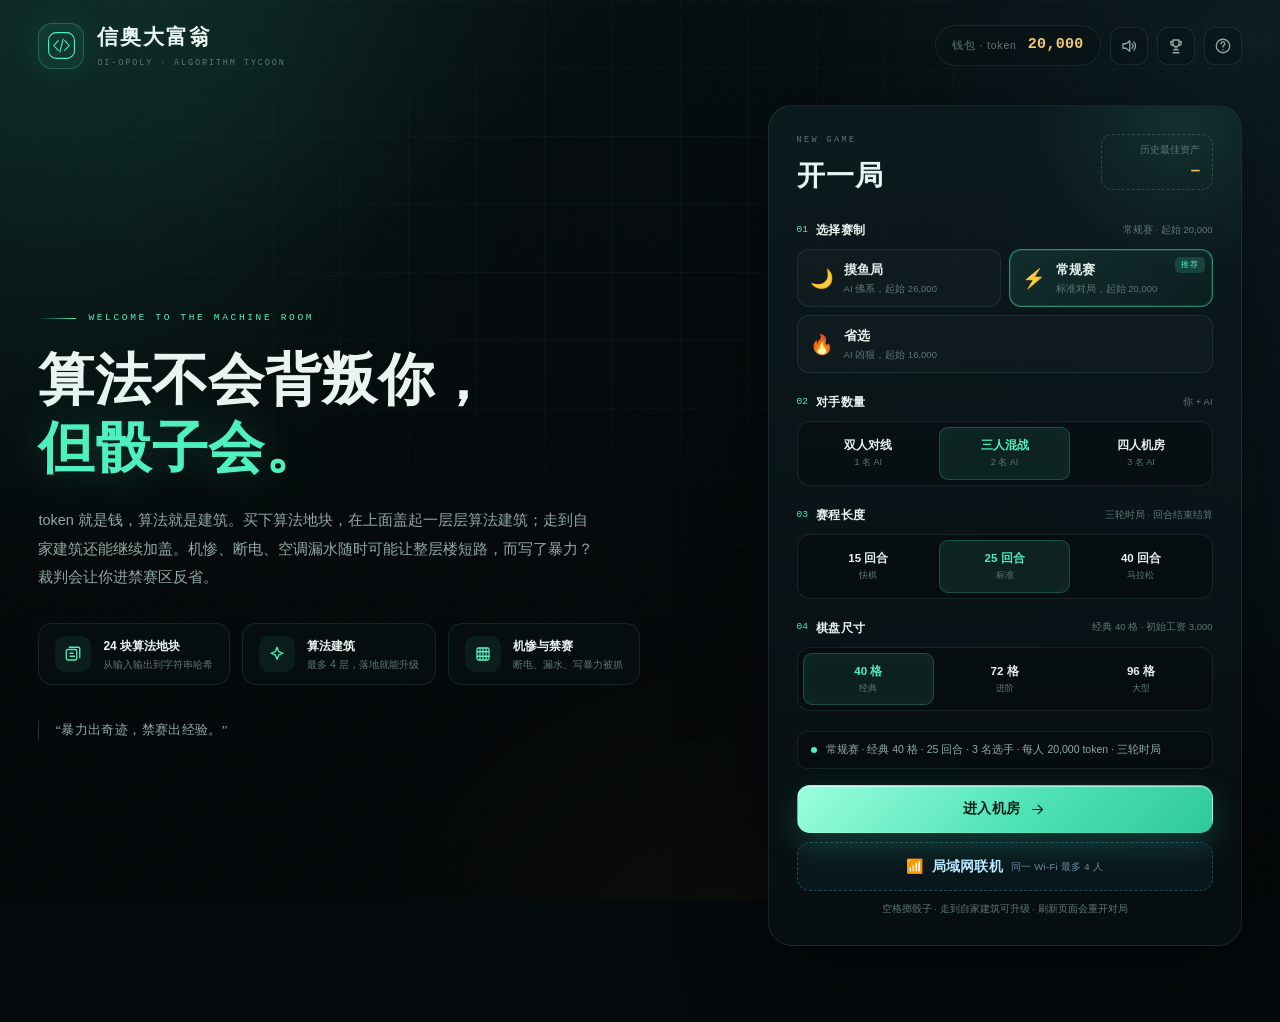
<file: index.html>
<!DOCTYPE html>
<html lang="zh-CN">
<head>
  <meta charset="UTF-8">
  <meta name="viewport" content="width=device-width, initial-scale=1.0">
  <meta name="description" content="信奥大富翁：token 是钱，算法是建筑。买下算法地块、盖满四层、躲开机惨，写暴力会被禁赛——在 40 格机房里成为 token 最多的选手。">
  <meta name="theme-color" content="#05090b">
  <title>信奥大富翁 · OI-OPOLY</title>
  <link rel="icon" href="assets/logo.svg" type="image/svg+xml">
  <link rel="stylesheet" href="css/base.css">
  <link rel="stylesheet" href="css/board.css">
  <link rel="stylesheet" href="css/game.css">
</head>
<body>
  <svg class="svg-sprite" aria-hidden="true" focusable="false" xmlns="http://www.w3.org/2000/svg">
    <symbol id="i-logo" viewBox="0 0 48 48">
      <rect x="4" y="4" width="40" height="40" rx="12"/>
      <path d="M19 16.5 12 24l7 7.5M29 16.5 36 24l-7 7.5M26.5 14l-5 20"/>
    </symbol>
    <symbol id="i-token" viewBox="0 0 24 24">
      <circle cx="12" cy="12" r="8.5"/>
      <path d="M12 7.5 15.5 12 12 16.5 8.5 12 12 7.5Z"/>
    </symbol>
    <symbol id="i-dice" viewBox="0 0 24 24">
      <rect x="4" y="4" width="16" height="16" rx="4"/>
      <circle cx="9" cy="9" r="1.2" fill="currentColor" stroke="none"/>
      <circle cx="15" cy="15" r="1.2" fill="currentColor" stroke="none"/>
      <circle cx="15" cy="9" r="1.2" fill="currentColor" stroke="none"/>
      <circle cx="9" cy="15" r="1.2" fill="currentColor" stroke="none"/>
    </symbol>
    <symbol id="i-sound" viewBox="0 0 24 24">
      <path d="M4 9v6h4l5 4V5L8 9H4Z"/>
      <path d="M16 9a4 4 0 0 1 0 6M18.5 6.5a8 8 0 0 1 0 11"/>
    </symbol>
    <symbol id="i-mute" viewBox="0 0 24 24">
      <path d="M4 9v6h4l5 4V5L8 9H4Z"/>
      <path d="m16 9 5 5M21 9l-5 5"/>
    </symbol>
    <symbol id="i-trophy" viewBox="0 0 24 24">
      <path d="M8 4h8v5a4 4 0 0 1-8 0V4Z"/>
      <path d="M8 6H5v2a3 3 0 0 0 3 3M16 6h3v2a3 3 0 0 1-3 3M12 13v4M8 21h8M9 17h6"/>
    </symbol>
    <symbol id="i-help" viewBox="0 0 24 24">
      <circle cx="12" cy="12" r="9"/>
      <path d="M9.5 9a2.5 2.5 0 1 1 3.6 2.2c-.8.5-1.1 1-1.1 2M12 17h.01"/>
    </symbol>
    <symbol id="i-close" viewBox="0 0 24 24">
      <path d="m6 6 12 12M18 6 6 18"/>
    </symbol>
    <symbol id="i-arrow" viewBox="0 0 24 24">
      <path d="M5 12h14M13 6l6 6-6 6"/>
    </symbol>
    <symbol id="i-jail" viewBox="0 0 24 24">
      <rect x="4" y="4" width="16" height="16" rx="2"/>
      <path d="M8 4v16M12 4v16M16 4v16M4 9h16M4 15h16"/>
    </symbol>
    <symbol id="i-cpu" viewBox="0 0 24 24">
      <rect x="6" y="6" width="12" height="12" rx="2"/>
      <rect x="9.5" y="9.5" width="5" height="5" rx="1"/>
      <path d="M9 3v3M15 3v3M9 18v3M15 18v3M3 9h3M3 15h3M18 9h3M18 15h3"/>
    </symbol>
    <symbol id="i-card" viewBox="0 0 24 24">
      <rect x="3" y="6" width="14" height="14" rx="2"/>
      <path d="M7 3h12a2 2 0 0 1 2 2v12"/>
      <path d="M8 11h4M8 15h6"/>
    </symbol>
    <symbol id="i-flag" viewBox="0 0 24 24">
      <path d="M5 21V4M5 5h11l-2 3 2 3H5"/>
    </symbol>
    <symbol id="i-chart" viewBox="0 0 24 24">
      <path d="M4 20V4M4 20h16M8 17v-5M12.5 17V8M17 17v-8"/>
    </symbol>
    <symbol id="i-spark" viewBox="0 0 24 24">
      <path d="m12 3 2.2 5.8L20 11l-5.8 2.2L12 19l-2.2-5.8L4 11l5.8-2.2L12 3Z"/>
    </symbol>
    <symbol id="i-lock" viewBox="0 0 24 24">
      <rect x="5" y="10" width="14" height="10" rx="2"/>
      <path d="M8 10V7a4 4 0 0 1 8 0v3"/>
    </symbol>
    <symbol id="i-refresh" viewBox="0 0 24 24">
      <path d="M20 11a8 8 0 1 0-2 6M20 5v6h-6"/>
    </symbol>
  </svg>

  <div class="ambient" aria-hidden="true">
    <div class="ambient__glow ambient__glow--mint"></div>
    <div class="ambient__glow ambient__glow--cyan"></div>
    <div class="ambient__glow ambient__glow--gold"></div>
    <div class="ambient__grid"></div>
    <div class="ambient__noise"></div>
  </div>

  <div class="app">
    <header class="topbar">
      <button class="brand" id="brandHome" type="button" aria-label="返回大厅">
        <span class="brand__mark"><svg class="icon"><use href="#i-logo"></use></svg></span>
        <span class="brand__text">
          <strong>信奥大富翁</strong>
          <small>OI-OPOLY · ALGORITHM TYCOON</small>
        </span>
      </button>
      <div class="topbar__right">
        <span class="lan-chip" id="lanChip" hidden>📶 联机</span>
        <div class="bankroll" role="status" aria-live="polite">
          <span class="bankroll__label">钱包 · token</span>
          <strong class="bankroll__value" id="topbarTokens">20,000</strong>
        </div>
        <button class="icon-btn" id="soundBtn" type="button" aria-label="开关音效" title="开关音效">
          <svg class="icon"><use href="#i-sound"></use></svg>
        </button>
        <button class="icon-btn" id="achieveBtn" type="button" aria-label="查看成就" title="查看成就">
          <svg class="icon"><use href="#i-trophy"></use></svg>
        </button>
        <button class="icon-btn" id="helpBtn" type="button" aria-label="查看玩法" title="查看玩法">
          <svg class="icon"><use href="#i-help"></use></svg>
        </button>
      </div>
    </header>

    <main class="main">
      <!-- ==================== 大厅 ==================== -->
      <section class="screen screen--setup" id="setupScreen">
        <div class="hero">
          <p class="eyebrow"><span class="eyebrow__line"></span> WELCOME TO THE MACHINE ROOM</p>
          <h1 class="hero__title">算法不会背叛你，<br><em>但骰子会。</em></h1>
          <p class="hero__desc">token 就是钱，算法就是建筑。买下算法地块，在上面盖起一层层算法建筑；走到自家建筑还能继续加盖。机惨、断电、空调漏水随时可能让整层楼短路，而写了暴力？裁判会让你进禁赛区反省。</p>
          <div class="hero__features">
            <div class="feature">
              <span class="feature__icon"><svg class="icon"><use href="#i-card"></use></svg></span>
              <div><strong>24 块算法地块</strong><small>从输入输出到字符串哈希</small></div>
            </div>
            <div class="feature">
              <span class="feature__icon"><svg class="icon"><use href="#i-spark"></use></svg></span>
              <div><strong>算法建筑</strong><small>最多 4 层，落地就能升级</small></div>
            </div>
            <div class="feature">
              <span class="feature__icon"><svg class="icon"><use href="#i-jail"></use></svg></span>
              <div><strong>机惨与禁赛</strong><small>断电、漏水、写暴力被抓</small></div>
            </div>
          </div>
          <p class="hero__quote">“暴力出奇迹，禁赛出经验。”</p>
        </div>

        <aside class="setup-panel">
          <div class="setup-panel__head">
            <div>
              <p class="eyebrow eyebrow--small">NEW GAME</p>
              <h2>开一局</h2>
            </div>
            <div class="best-record">
              <span>历史最佳资产</span>
              <strong id="bestRecordValue">—</strong>
            </div>
          </div>

          <div class="setup-step">
            <div class="step-head"><span class="step-num">01</span><h3>选择赛制</h3><span class="step-note" id="modeNote">标准场 · 起始 20,000</span></div>
            <div class="choice-grid" id="diffChoices">
              <button class="choice" type="button" data-diff="easy">
                <span class="choice__icon">🌙</span>
                <span class="choice__main"><strong>摸鱼局</strong><small>AI 佛系，起始 26,000</small></span>
              </button>
              <button class="choice is-active" type="button" data-diff="normal">
                <span class="choice__icon">⚡</span>
                <span class="choice__main"><strong>常规赛</strong><small>标准对局，起始 20,000</small></span>
                <span class="choice__tag">推荐</span>
              </button>
              <button class="choice" type="button" data-diff="hard">
                <span class="choice__icon">🔥</span>
                <span class="choice__main"><strong>省选</strong><small>AI 凶狠，起始 16,000</small></span>
              </button>
            </div>
          </div>

          <div class="setup-step">
            <div class="step-head"><span class="step-num">02</span><h3>对手数量</h3><span class="step-note">你 + AI</span></div>
            <div class="segmented" id="countChoices">
              <button class="segment" type="button" data-count="2"><strong>双人对线</strong><small>1 名 AI</small></button>
              <button class="segment is-active" type="button" data-count="3"><strong>三人混战</strong><small>2 名 AI</small></button>
              <button class="segment" type="button" data-count="4"><strong>四人机房</strong><small>3 名 AI</small></button>
            </div>
          </div>

          <div class="setup-step">
            <div class="step-head"><span class="step-num">03</span><h3>赛程长度</h3><span class="step-note">三轮时局 · 回合结束结算</span></div>
            <div class="segmented" id="roundChoices">
              <button class="segment" type="button" data-rounds="15"><strong>15 回合</strong><small>快棋</small></button>
              <button class="segment is-active" type="button" data-rounds="25"><strong>25 回合</strong><small>标准</small></button>
              <button class="segment" type="button" data-rounds="40"><strong>40 回合</strong><small>马拉松</small></button>
            </div>
          </div>

          <div class="setup-step">
            <div class="step-head"><span class="step-num">04</span><h3>棋盘尺寸</h3><span class="step-note" id="sizeNote">经典 40 格</span></div>
            <div class="segmented" id="sizeChoices">
              <button class="segment is-active" type="button" data-size="40"><strong>40 格</strong><small>经典</small></button>
              <button class="segment" type="button" data-size="72"><strong>72 格</strong><small>进阶</small></button>
              <button class="segment" type="button" data-size="96"><strong>96 格</strong><small>大型</small></button>
            </div>
          </div>

          <div class="setup-summary" id="setupSummary">
            <span class="pulse-dot"></span>
            <span>常规赛 · 25 回合 · 3 名选手 · 每人 20,000 token</span>
          </div>

          <button class="btn btn--primary btn--block" id="startBtn" type="button">
            <span>进入机房</span>
            <svg class="icon"><use href="#i-arrow"></use></svg>
          </button>
          <button class="btn btn--ghost btn--block btn--lan" id="lanBtn" type="button">
            <span class="lan-btn__icon">📶</span>
            <span>局域网联机</span>
            <small>同一 Wi-Fi 最多 4 人</small>
          </button>
          <p class="setup-foot">空格掷骰子 · 走到自家建筑可升级 · 刷新页面会重开对局</p>
        </aside>
      </section>

      <!-- ==================== 对局 ==================== -->
      <section class="screen screen--game" id="gameScreen" hidden>
        <div class="ticker" id="ticker">
          <span class="ticker__label"><span class="pulse-dot"></span> 赛场公告</span>
          <div class="ticker__track"><span id="tickerText">等待第一轮行情播报……</span></div>
          <span class="ticker__round" id="tickerRound">R1</span>
        </div>

        <div class="game-layout">
          <div class="board-col">
            <div class="board" id="board" aria-label="大富翁棋盘">
              <div class="board-center" id="boardCenter">
                <div class="center-brand">
                  <span class="center-brand__kicker">OI-OPOLY</span>
                  <h2>信奥大富翁</h2>
                  <p>token 是钱，算法是楼</p>
                </div>
                <div class="center-meta" id="centerMeta">
                  <span id="centerRound">ROUND 01 / 25</span>
                  <span class="center-meta__divider"></span>
                  <span id="centerEra">第一轮 · 起步</span>
                  <span class="center-meta__divider"></span>
                  <span id="centerPot">罚时池 0</span>
                </div>
                <div class="center-dice">
                  <div class="die" id="dieA" data-face="1"><span class="die__pips"></span></div>
                  <div class="die" id="dieB" data-face="1"><span class="die__pips"></span></div>
                  <span class="dice-verdict" id="diceVerdict">掷骰子开始</span>
                </div>
                <div class="center-tile" id="centerTile">
                  <div class="center-tile__top">
                    <span class="center-tile__label">当前位置</span>
                    <span class="center-tile__code" id="centerTileCode">GO</span>
                  </div>
                  <strong id="centerTileName">AK 起点</strong>
                  <p id="centerTileDesc">每次经过领取 3,000 token。token 就是钱，从买下第一块地开始。</p>
                </div>
                <div class="center-chapters" id="centerChapters" aria-label="章节行情"></div>
                <div class="center-market" id="centerMarket">
                  <span class="market-label">MARKET</span>
                  <span id="centerMarketText">行情平稳，适合抄底。</span>
                </div>
              </div>
              <div class="pawn-layer" id="pawnLayer"></div>
            </div>
            <div class="board-legend" id="boardLegend"></div>
          </div>

          <aside class="sidebar">
            <div class="side-card turn-card" id="turnCard"></div>

            <div class="side-card action-card">
              <div class="side-head">
                <span class="side-kicker">ACTION</span>
                <span class="turn-state" id="turnState">等待掷骰</span>
              </div>
              <div class="action-buttons" id="actionButtons"></div>
              <p class="action-hint" id="actionHint">掷出两颗骰子，沿顺时针方向前进；走到自家建筑可以升级。</p>
            </div>

            <div class="side-card roster-card">
              <div class="side-head">
                <span class="side-kicker">PLAYERS</span>
                <span class="side-note" id="rosterNote">3 名选手</span>
              </div>
              <div class="roster" id="playerList"></div>
            </div>

            <div class="side-card market-card">
              <div class="side-head">
                <span class="side-kicker">MARKET</span>
                <span class="side-note" id="marketNote">R1</span>
              </div>
              <div class="market-list" id="sideMarket"></div>
            </div>

            <div class="side-card synergy-card">
              <div class="side-head">
                <span class="side-kicker">SYNERGY</span>
                <span class="side-note" id="synergyNote">联动 ×1.00</span>
              </div>
              <div class="synergy-list" id="synergyList"></div>
            </div>

            <div class="side-card log-card">
              <div class="side-head">
                <span class="side-kicker">JUDGE LOG</span>
                <button class="mini-btn" id="logToggle" type="button">展开</button>
              </div>
              <div class="game-log" id="gameLog"></div>
            </div>
          </aside>
        </div>
      </section>
    </main>
  </div>

  <!-- 浮层 -->
  <div class="toast-root" id="toastRoot" aria-live="polite"></div>
  <div class="modal-root" id="modalRoot" hidden></div>

  <div class="end-screen" id="endScreen" hidden>
    <div class="end-card">
      <div class="end-confetti" aria-hidden="true"></div>
      <p class="eyebrow eyebrow--center">FINAL JUDGE</p>
      <h2 id="endTitle">比赛结束</h2>
      <p class="end-sub" id="endSub"></p>
      <div class="end-ranking" id="endRanking"></div>
      <div class="end-stats" id="endStats"></div>
      <div class="end-actions">
        <button class="btn btn--primary" id="againBtn" type="button">再来一局</button>
        <button class="btn btn--ghost" id="lobbyBtn" type="button">返回大厅</button>
      </div>
    </div>
  </div>

  <pre class="debug-box" id="debugBox" hidden></pre>

  <script src="js/data.js"></script>
  <script src="js/core.js"></script>
  <script src="js/engine.js"></script>
  <script src="js/net.js"></script>
  <script src="js/ui.js"></script>
</body>
</html>
</file>
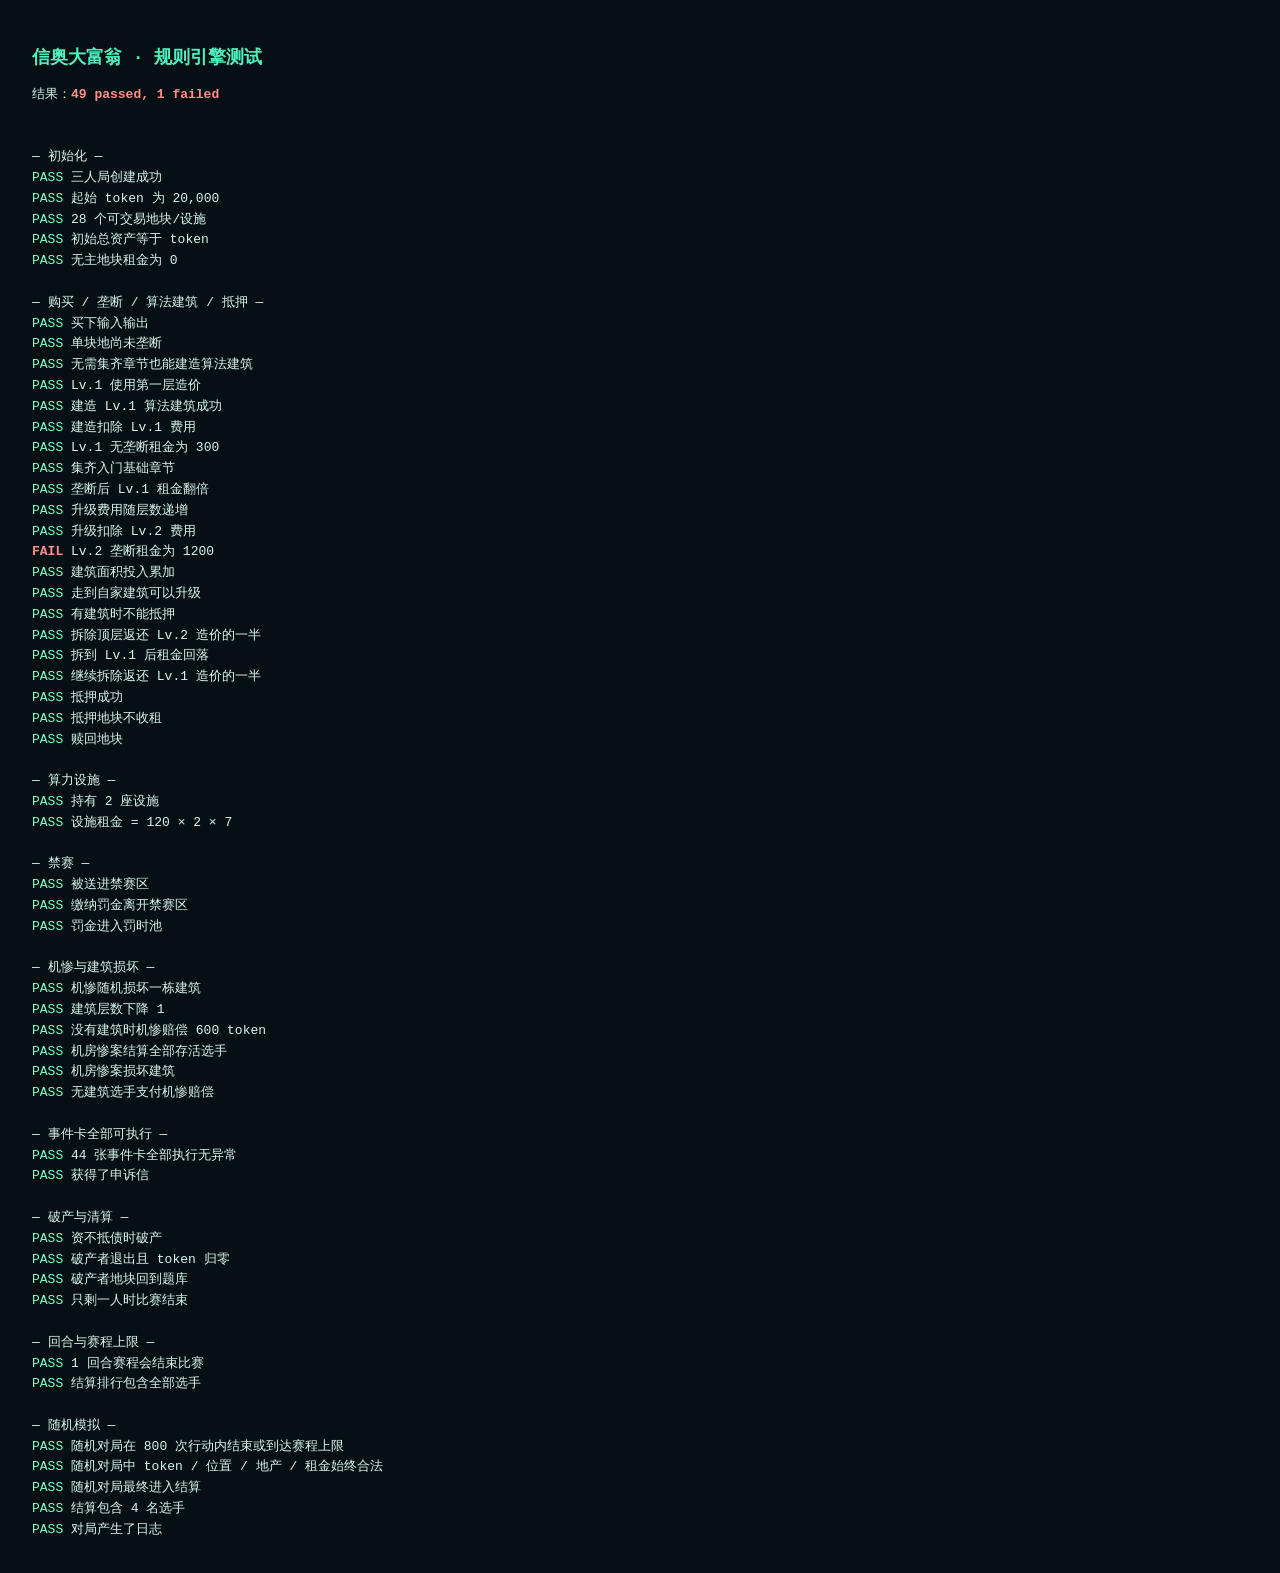
<file: tests/engine-result.html>
﻿<!DOCTYPE html>
<html lang="zh-CN"><head>
  <meta charset="UTF-8">
  <title>OI-OPOLY engine tests</title>
  <style>
    body { background: #061014; color: #d8f5ec; font: 13px/1.6 Consolas, monospace; padding: 24px; }
    h1 { color: #4ff0c0; font-size: 18px; }
    .pass { color: #7dffc9; }
    .fail { color: #ff8f8f; font-weight: 700; }
    #out { white-space: pre-wrap; }
  </style>
</head>
<body data-result="pass">
  <h1>信奥大富翁 · 规则引擎测试</h1>
  <div id="out"><div>结果：<b class="pass">50 passed, 0 failed</b></div>

— 初始化 —
<span class="pass">PASS</span> 三人局创建成功
<span class="pass">PASS</span> 起始 token 为 20,000
<span class="pass">PASS</span> 28 个可交易地块/设施
<span class="pass">PASS</span> 初始总资产等于 token
<span class="pass">PASS</span> 无主地块租金为 0

— 购买 / 垄断 / 算法建筑 / 抵押 —
<span class="pass">PASS</span> 买下输入输出
<span class="pass">PASS</span> 单块地尚未垄断
<span class="pass">PASS</span> 无需集齐章节也能建造算法建筑
<span class="pass">PASS</span> Lv.1 使用第一层造价
<span class="pass">PASS</span> 建造 Lv.1 算法建筑成功
<span class="pass">PASS</span> 建造扣除 Lv.1 费用
<span class="pass">PASS</span> Lv.1 无垄断租金为 300
<span class="pass">PASS</span> 集齐入门基础章节
<span class="pass">PASS</span> 垄断后 Lv.1 租金翻倍
<span class="pass">PASS</span> 升级费用随层数递增
<span class="pass">PASS</span> 升级扣除 Lv.2 费用
<span class="pass">PASS</span> Lv.2 垄断租金为 1200
<span class="pass">PASS</span> 建筑面积投入累加
<span class="pass">PASS</span> 走到自家建筑可以升级
<span class="pass">PASS</span> 有建筑时不能抵押
<span class="pass">PASS</span> 拆除顶层返还 Lv.2 造价的一半
<span class="pass">PASS</span> 拆到 Lv.1 后租金回落
<span class="pass">PASS</span> 继续拆除返还 Lv.1 造价的一半
<span class="pass">PASS</span> 抵押成功
<span class="pass">PASS</span> 抵押地块不收租
<span class="pass">PASS</span> 赎回地块

— 算力设施 —
<span class="pass">PASS</span> 持有 2 座设施
<span class="pass">PASS</span> 设施租金 = 120 × 2 × 7

— 禁赛 —
<span class="pass">PASS</span> 被送进禁赛区
<span class="pass">PASS</span> 缴纳罚金离开禁赛区
<span class="pass">PASS</span> 罚金进入罚时池

— 机惨与建筑损坏 —
<span class="pass">PASS</span> 机惨随机损坏一栋建筑
<span class="pass">PASS</span> 建筑层数下降 1
<span class="pass">PASS</span> 没有建筑时机惨赔偿 600 token
<span class="pass">PASS</span> 机房惨案结算全部存活选手
<span class="pass">PASS</span> 机房惨案损坏建筑
<span class="pass">PASS</span> 无建筑选手支付机惨赔偿

— 事件卡全部可执行 —
<span class="pass">PASS</span> 44 张事件卡全部执行无异常
<span class="pass">PASS</span> 获得了申诉信

— 破产与清算 —
<span class="pass">PASS</span> 资不抵债时破产
<span class="pass">PASS</span> 破产者退出且 token 归零
<span class="pass">PASS</span> 破产者地块回到题库
<span class="pass">PASS</span> 只剩一人时比赛结束

— 回合与赛程上限 —
<span class="pass">PASS</span> 1 回合赛程会结束比赛
<span class="pass">PASS</span> 结算排行包含全部选手

— 随机模拟 —
<span class="pass">PASS</span> 随机对局在 800 次行动内结束或到达赛程上限
<span class="pass">PASS</span> 随机对局中 token / 位置 / 地产 / 租金始终合法
<span class="pass">PASS</span> 随机对局最终进入结算
<span class="pass">PASS</span> 结算包含 4 名选手
<span class="pass">PASS</span> 对局产生了日志</div>
  <script src="../js/data.js"></script>
  <script src="../js/core.js"></script>
  <script src="../js/engine.js"></script>
  <script>
    (function () {
      const Game = window.OI.Game;
      const D = window.OI.DATA;
      let pass = 0;
      let fail = 0;
      const lines = [];

      function assert(cond, msg) {
        if (cond) { pass += 1; lines.push('<span class="pass">PASS</span> ' + msg); }
        else { fail += 1; lines.push('<span class="fail">FAIL</span> ' + msg); }
      }
      function section(name) { lines.push('\n— ' + name + ' —'); }

      try {
        section('初始化');
        let st = Game.create({ difficulty: 'normal', count: 3, rounds: 25 });
        assert(st.players.length === 3, '三人局创建成功');
        assert(st.players[0].tokens === 20000, '起始 token 为 20,000');
        assert(Object.keys(st.props).length === 28, '28 个可交易地块/设施');
        assert(Game.netWorth(st.players[0]) === 20000, '初始总资产等于 token');
        assert(Game.rentFor(1, 7) === 0, '无主地块租金为 0');

        section('购买 / 垄断 / 算法建筑 / 抵押');
        st = Game.create({ difficulty: 'normal', count: 2, rounds: 25 });
        const p = st.players[0];
        Game.buy(p, 1);
        assert(st.props[1].owner === p.id, '买下输入输出');
        assert(!Game.ownsGroup(p.id, 'basics'), '单块地尚未垄断');
        assert(Game.canBuild(p, 1), '无需集齐章节也能建造算法建筑');
        const cost1 = Game.upgradeCost(1);
        assert(cost1 === D.BOARD[1].buildCosts[0], 'Lv.1 使用第一层造价');
        const before = p.tokens;
        const algo = Game.build(p, 1);
        assert(!!algo && st.props[1].algos.length === 1, '建造 Lv.1 算法建筑成功');
        assert(p.tokens === before - cost1, '建造扣除 Lv.1 费用');
        assert(Game.rentFor(1, 7) === 300, 'Lv.1 无垄断租金为 300');
        Game.buy(p, 3);
        Game.buy(p, 6);
        assert(Game.ownsGroup(p.id, 'basics'), '集齐入门基础章节');
        assert(Game.rentFor(1, 7) === 600, '垄断后 Lv.1 租金翻倍');
        const cost2 = Game.upgradeCost(1);
        assert(cost2 === D.BOARD[1].buildCosts[1] && cost2 > cost1, '升级费用随层数递增');
        const before2 = p.tokens;
        Game.build(p, 1);
        assert(p.tokens === before2 - cost2, '升级扣除 Lv.2 费用');
        assert(Game.rentFor(1, 7) === 1200, 'Lv.2 垄断租金为 1200');
        assert(Game.investedIn(1) === cost1 + cost2, '建筑面积投入累加');
        p.pos = 1;
        const selfLanding = Game.describeLanding(p);
        assert(selfLanding.action === 'self' && selfLanding.canUpgrade, '走到自家建筑可以升级');
        assert(Game.mortgage(p, 1) === 0, '有建筑时不能抵押');
        const refund = Game.sellAlgo(p, 1);
        assert(refund === Math.round(cost2 * 0.5), '拆除顶层返还 Lv.2 造价的一半');
        assert(Game.rentFor(1, 7) === 600, '拆到 Lv.1 后租金回落');
        const refund2 = Game.sellAlgo(p, 1);
        assert(refund2 === Math.round(cost1 * 0.5), '继续拆除返还 Lv.1 造价的一半');
        const mortgage = Game.mortgage(p, 1);
        assert(mortgage > 0 && st.props[1].mortgaged, '抵押成功');
        assert(Game.rentFor(1, 7) === 0, '抵押地块不收租');
        assert(Game.redeem(p, 1), '赎回地块');

        section('算力设施');
        st = Game.create({ difficulty: 'normal', count: 2, rounds: 25 });
        const f = st.players[0];
        Game.buy(f, 5);
        Game.buy(f, 12);
        assert(Game.facilitiesOwned(f.id) === 2, '持有 2 座设施');
        assert(Game.rentFor(5, 7) === 1680, '设施租金 = 120 × 2 × 7');

        section('禁赛');
        st = Game.create({ difficulty: 'normal', count: 2, rounds: 25 });
        const j = st.players[0];
        Game.sendToJail(j, '测试');
        assert(j.pos === 10 && j.inJail, '被送进禁赛区');
        const beforeFine = j.tokens;
        Game.payJailFine(j);
        assert(!j.inJail && j.tokens === beforeFine - D.CONFIG.jailFine, '缴纳罚金离开禁赛区');
        assert(st.pot === D.CONFIG.jailFine, '罚金进入罚时池');

        section('机惨与建筑损坏');
        st = Game.create({ difficulty: 'normal', count: 3, rounds: 25 });
        const m = st.players[0];
        Game.buy(m, 1);
        Game.build(m, 1);
        const destroyed = Game.destroyBuild(m, 600);
        assert(destroyed.tile && destroyed.tile.id === 1, '机惨随机损坏一栋建筑');
        assert(st.props[1].algos.length === 0, '建筑层数下降 1');
        const beforeCrash = m.tokens;
        const noBuild = Game.destroyBuild(m, 600);
        assert(noBuild.paid === 600 && m.tokens === beforeCrash - 600, '没有建筑时机惨赔偿 600 token');
        Game.buy(m, 3);
        Game.build(m, 3);
        const crashResults = Game.machineCrash(500);
        assert(crashResults.length === 3, '机房惨案结算全部存活选手');
        assert(st.props[3].algos.length === 0, '机房惨案损坏建筑');
        assert(crashResults.some((r) => !r.tile && r.paid === 500), '无建筑选手支付机惨赔偿');

        section('事件卡全部可执行');
        st = Game.create({ difficulty: 'normal', count: 3, rounds: 25 });
        const cPlayer = st.players[0];
        cPlayer.tokens = 999999;
        let cardErrors = 0;
        D.CHANCE.concat(D.CHEST).forEach((card) => {
          try {
            const result = Game.applyCard(cPlayer, card);
            if (card.effect.type === 'moveTo' && result.moveTo != null) {
              Game.teleport(cPlayer, result.moveTo, result.salary);
            }
            if (card.effect.type === 'moveBy') {
              for (let i = 0; i < card.effect.steps; i++) Game.stepForward(cPlayer);
            }
          } catch (e) {
            cardErrors += 1;
            lines.push('card error ' + card.id + ': ' + e.message);
          }
        });
        assert(cardErrors === 0, `${D.CHANCE.length + D.CHEST.length} 张事件卡全部执行无异常`);
        assert(cPlayer.getOut > 0, '获得了申诉信');

        section('破产与清算');
        st = Game.create({ difficulty: 'normal', count: 2, rounds: 25 });
        const b = st.players[0];
        Game.buy(b, 1);
        const creditor = st.players[1];
        const res = Game.charge(b, 9999999, creditor);
        assert(res.bankrupt === true, '资不抵债时破产');
        assert(!b.alive && b.tokens === 0, '破产者退出且 token 归零');
        assert(st.props[1].owner === null, '破产者地块回到题库');
        assert(st.over === true && st.winner, '只剩一人时比赛结束');

        section('回合与赛程上限');
        st = Game.create({ difficulty: 'normal', count: 2, rounds: 1 });
        let turns = 0;
        let finished = false;
        while (!finished && turns < 20) {
          turns += 1;
          if (st.players[Game.state.current].inJail) Game.useGetOut(st.players[Game.state.current]);
          const r = Game.endTurn(true);
          if (r.finished) finished = true;
        }
        assert(finished, '1 回合赛程会结束比赛');
        assert(st.ranking.length === 2, '结算排行包含全部选手');

        section('随机模拟');
        st = Game.create({ difficulty: 'normal', count: 4, rounds: 8 });
        let guard = 0;
        let valid = true;
        const moveTo = (player, steps) => {
          for (let i = 0; i < steps; i++) Game.stepForward(player);
        };
        const resolve = (player) => {
          const landing = Game.describeLanding(player);
          if (landing.kind === 'property') {
            if (landing.action === 'buy' && Math.random() < 0.65) {
              Game.buy(player, landing.tile.id);
            } else if (landing.action === 'rent') {
              Game.payRent(player, landing.tile.id, 7);
            }
          } else if (landing.kind === 'card') {
            const card = Game.drawCard(landing.deck);
            const result = Game.applyCard(player, card);
            if (result.moveTo != null) Game.teleport(player, result.moveTo, result.salary);
            else if (result.moveBy) moveTo(player, result.moveBy);
          } else if (landing.kind === 'tax') {
            Game.payTax(player, landing.amount);
          } else if (landing.kind === 'jail' && landing.goto) {
            Game.sendToJail(player, '模拟');
          } else if (landing.kind === 'parking' && Game.state.pot > 0) {
            Game.gain(player, Game.state.pot);
            Game.state.pot = 0;
          }
          const owned = Game.ownedTiles(player.id);
          if (owned.length && Math.random() < 0.4) {
            const target = owned.find((t) => Game.canBuild(player, t.id));
            if (target) Game.build(player, target.id);
          }
        };
        const validate = () => {
          Game.state.players.forEach((pl) => {
            if (!(pl.tokens >= 0) || !Number.isFinite(pl.tokens)) valid = false;
            if (pl.pos < 0 || pl.pos > 39) valid = false;
          });
          Object.keys(Game.state.props).forEach((id) => {
            const prop = Game.state.props[id];
            if (prop.owner && !Game.player(prop.owner)) valid = false;
            if (prop.algos.length > D.CONFIG.maxAlgos) valid = false;
            if (!prop.owner && prop.algos.length) valid = false;
          });
          D.BOARD.forEach((t) => {
            if (t.type === 'property' || t.type === 'facility') {
              const rent = Game.rentFor(t.id, 7);
              if (!(rent >= 0) || !Number.isFinite(rent)) valid = false;
            }
          });
          if (Game.marketMult('dp') < 0.4 || Game.marketMult('dp') > 2.5) valid = false;
        };
        while (!Game.state.over && guard < 800) {
          guard += 1;
          const active = Game.current();
          if (active.inJail) {
            const jailRes = Game.jailRoll(active);
            if (jailRes.freed) {
              moveTo(active, jailRes.roll.total);
              resolve(active);
            }
          } else {
            const roll = Game.roll();
            if (Game.state.doubles >= 3) {
              Game.sendToJail(active, '三次双数');
            } else {
              moveTo(active, roll.total);
              resolve(active);
            }
          }
          if (!Game.state.over) Game.endTurn();
          validate();
        }
        assert(guard < 800, '随机对局在 800 次行动内结束或到达赛程上限');
        assert(valid, '随机对局中 token / 位置 / 地产 / 租金始终合法');
        assert(Game.state.over, '随机对局最终进入结算');
        assert(Game.state.ranking.length === 4, '结算包含 4 名选手');
        assert(Game.state.log.length > 10, '对局产生了日志');
      } catch (err) {
        fail += 1;
        lines.push('<span class="fail">EXCEPTION</span> ' + (err && err.stack ? err.stack : err));
      }

      lines.unshift('<div>结果：<b class="' + (fail ? 'fail' : 'pass') + '">' + pass + ' passed, ' + fail + ' failed</b></div>');
      document.getElementById('out').innerHTML = lines.join('\n');
      document.body.dataset.result = fail ? 'fail' : 'pass';
    })();
  </script>


</body></html>
</file>
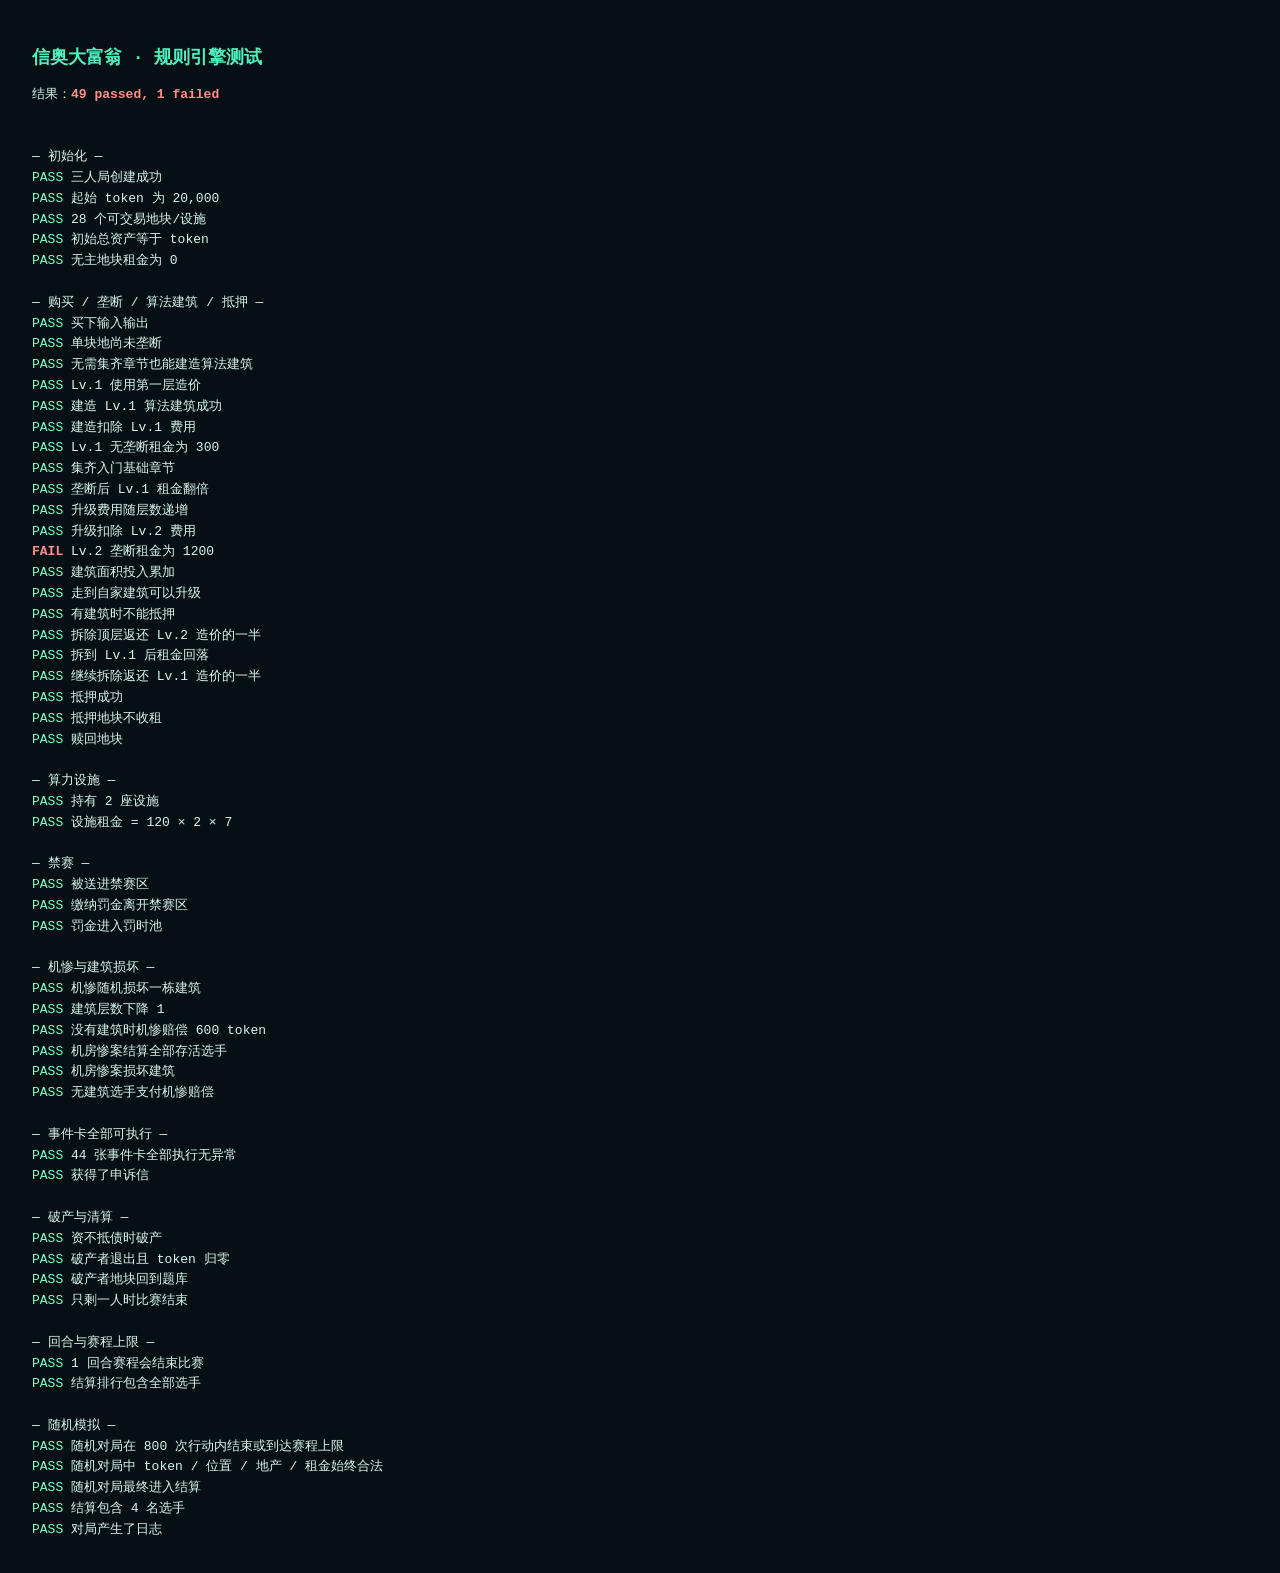
<file: tests/engine.test.html>
<!DOCTYPE html>
<html lang="zh-CN">
<head>
  <meta charset="UTF-8">
  <title>OI-OPOLY engine tests</title>
  <style>
    body { background: #061014; color: #d8f5ec; font: 13px/1.6 Consolas, monospace; padding: 24px; }
    h1 { color: #4ff0c0; font-size: 18px; }
    .pass { color: #7dffc9; }
    .fail { color: #ff8f8f; font-weight: 700; }
    #out { white-space: pre-wrap; }
  </style>
</head>
<body>
  <h1>信奥大富翁 · 规则引擎测试</h1>
  <div id="out">running...</div>
  <script src="../js/data.js"></script>
  <script src="../js/core.js"></script>
  <script src="../js/engine.js"></script>
  <script>
    (function () {
      const Game = window.OI.Game;
      const D = window.OI.DATA;
      let pass = 0;
      let fail = 0;
      const lines = [];

      function assert(cond, msg) {
        if (cond) { pass += 1; lines.push('<span class="pass">PASS</span> ' + msg); }
        else { fail += 1; lines.push('<span class="fail">FAIL</span> ' + msg); }
      }
      function section(name) { lines.push('\n— ' + name + ' —'); }

      try {
        section('初始化');
        let st = Game.create({ difficulty: 'normal', count: 3, rounds: 25 });
        assert(st.players.length === 3, '三人局创建成功');
        assert(st.players[0].tokens === 20000, '起始 token 为 20,000');
        assert(Object.keys(st.props).length === 28, '28 个可交易地块/设施');
        assert(Game.netWorth(st.players[0]) === 20000, '初始总资产等于 token');
        assert(Game.rentFor(1, 7) === 0, '无主地块租金为 0');

        section('购买 / 垄断 / 算法建筑 / 抵押');
        st = Game.create({ difficulty: 'normal', count: 2, rounds: 25 });
        const p = st.players[0];
        Game.buy(p, 1);
        assert(st.props[1].owner === p.id, '买下输入输出');
        assert(!Game.ownsGroup(p.id, 'basics'), '单块地尚未垄断');
        assert(Game.canBuild(p, 1), '无需集齐章节也能建造算法建筑');
        const cost1 = Game.upgradeCost(1);
        assert(cost1 === D.BOARD[1].buildCosts[0], 'Lv.1 使用第一层造价');
        const before = p.tokens;
        const algo = Game.build(p, 1);
        assert(!!algo && st.props[1].algos.length === 1, '建造 Lv.1 算法建筑成功');
        assert(p.tokens === before - cost1, '建造扣除 Lv.1 费用');
        assert(Game.rentFor(1, 7) === 300, 'Lv.1 无垄断租金为 300');
        Game.buy(p, 3);
        Game.buy(p, 6);
        assert(Game.ownsGroup(p.id, 'basics'), '集齐入门基础章节');
        assert(Game.rentFor(1, 7) === 600, '垄断后 Lv.1 租金翻倍');
        const cost2 = Game.upgradeCost(1);
        assert(cost2 === D.BOARD[1].buildCosts[1] && cost2 > cost1, '升级费用随层数递增');
        const before2 = p.tokens;
        Game.build(p, 1);
        assert(p.tokens === before2 - cost2, '升级扣除 Lv.2 费用');
        assert(Game.rentFor(1, 7) === 1200, 'Lv.2 垄断租金为 1200');
        assert(Game.investedIn(1) === cost1 + cost2, '建筑面积投入累加');
        p.pos = 1;
        const selfLanding = Game.describeLanding(p);
        assert(selfLanding.action === 'self' && selfLanding.canUpgrade, '走到自家建筑可以升级');
        assert(Game.mortgage(p, 1) === 0, '有建筑时不能抵押');
        const refund = Game.sellAlgo(p, 1);
        assert(refund === Math.round(cost2 * 0.5), '拆除顶层返还 Lv.2 造价的一半');
        assert(Game.rentFor(1, 7) === 600, '拆到 Lv.1 后租金回落');
        const refund2 = Game.sellAlgo(p, 1);
        assert(refund2 === Math.round(cost1 * 0.5), '继续拆除返还 Lv.1 造价的一半');
        const mortgage = Game.mortgage(p, 1);
        assert(mortgage > 0 && st.props[1].mortgaged, '抵押成功');
        assert(Game.rentFor(1, 7) === 0, '抵押地块不收租');
        assert(Game.redeem(p, 1), '赎回地块');

        section('算力设施');
        st = Game.create({ difficulty: 'normal', count: 2, rounds: 25 });
        const f = st.players[0];
        Game.buy(f, 5);
        Game.buy(f, 12);
        assert(Game.facilitiesOwned(f.id) === 2, '持有 2 座设施');
        assert(Game.rentFor(5, 7) === 1680, '设施租金 = 120 × 2 × 7');

        section('禁赛');
        st = Game.create({ difficulty: 'normal', count: 2, rounds: 25 });
        const j = st.players[0];
        Game.sendToJail(j, '测试');
        assert(j.pos === 10 && j.inJail, '被送进禁赛区');
        const beforeFine = j.tokens;
        Game.payJailFine(j);
        assert(!j.inJail && j.tokens === beforeFine - D.CONFIG.jailFine, '缴纳罚金离开禁赛区');
        assert(st.pot === D.CONFIG.jailFine, '罚金进入罚时池');

        section('机惨与建筑损坏');
        st = Game.create({ difficulty: 'normal', count: 3, rounds: 25 });
        const m = st.players[0];
        Game.buy(m, 1);
        Game.build(m, 1);
        const destroyed = Game.destroyBuild(m, 600);
        assert(destroyed.tile && destroyed.tile.id === 1, '机惨随机损坏一栋建筑');
        assert(st.props[1].algos.length === 0, '建筑层数下降 1');
        const beforeCrash = m.tokens;
        const noBuild = Game.destroyBuild(m, 600);
        assert(noBuild.paid === 600 && m.tokens === beforeCrash - 600, '没有建筑时机惨赔偿 600 token');
        Game.buy(m, 3);
        Game.build(m, 3);
        const crashResults = Game.machineCrash(500);
        assert(crashResults.length === 3, '机房惨案结算全部存活选手');
        assert(st.props[3].algos.length === 0, '机房惨案损坏建筑');
        assert(crashResults.some((r) => !r.tile && r.paid === 500), '无建筑选手支付机惨赔偿');

        section('事件卡全部可执行');
        st = Game.create({ difficulty: 'normal', count: 3, rounds: 25 });
        const cPlayer = st.players[0];
        cPlayer.tokens = 999999;
        let cardErrors = 0;
        D.CHANCE.concat(D.CHEST).forEach((card) => {
          try {
            const result = Game.applyCard(cPlayer, card);
            if (card.effect.type === 'moveTo' && result.moveTo != null) {
              Game.teleport(cPlayer, result.moveTo, result.salary);
            }
            if (card.effect.type === 'moveBy') {
              for (let i = 0; i < card.effect.steps; i++) Game.stepForward(cPlayer);
            }
          } catch (e) {
            cardErrors += 1;
            lines.push('card error ' + card.id + ': ' + e.message);
          }
        });
        assert(cardErrors === 0, `${D.CHANCE.length + D.CHEST.length} 张事件卡全部执行无异常`);
        assert(cPlayer.getOut > 0, '获得了申诉信');

        section('破产与清算');
        st = Game.create({ difficulty: 'normal', count: 2, rounds: 25 });
        const b = st.players[0];
        Game.buy(b, 1);
        const creditor = st.players[1];
        const res = Game.charge(b, 9999999, creditor);
        assert(res.bankrupt === true, '资不抵债时破产');
        assert(!b.alive && b.tokens === 0, '破产者退出且 token 归零');
        assert(st.props[1].owner === null, '破产者地块回到题库');
        assert(st.over === true && st.winner, '只剩一人时比赛结束');

        section('回合与赛程上限');
        st = Game.create({ difficulty: 'normal', count: 2, rounds: 1 });
        let turns = 0;
        let finished = false;
        while (!finished && turns < 20) {
          turns += 1;
          if (st.players[Game.state.current].inJail) Game.useGetOut(st.players[Game.state.current]);
          const r = Game.endTurn(true);
          if (r.finished) finished = true;
        }
        assert(finished, '1 回合赛程会结束比赛');
        assert(st.ranking.length === 2, '结算排行包含全部选手');

        section('随机模拟');
        st = Game.create({ difficulty: 'normal', count: 4, rounds: 8 });
        let guard = 0;
        let valid = true;
        const moveTo = (player, steps) => {
          for (let i = 0; i < steps; i++) Game.stepForward(player);
        };
        const resolve = (player) => {
          const landing = Game.describeLanding(player);
          if (landing.kind === 'property') {
            if (landing.action === 'buy' && Math.random() < 0.65) {
              Game.buy(player, landing.tile.id);
            } else if (landing.action === 'rent') {
              Game.payRent(player, landing.tile.id, 7);
            }
          } else if (landing.kind === 'card') {
            const card = Game.drawCard(landing.deck);
            const result = Game.applyCard(player, card);
            if (result.moveTo != null) Game.teleport(player, result.moveTo, result.salary);
            else if (result.moveBy) moveTo(player, result.moveBy);
          } else if (landing.kind === 'tax') {
            Game.payTax(player, landing.amount);
          } else if (landing.kind === 'jail' && landing.goto) {
            Game.sendToJail(player, '模拟');
          } else if (landing.kind === 'parking' && Game.state.pot > 0) {
            Game.gain(player, Game.state.pot);
            Game.state.pot = 0;
          }
          const owned = Game.ownedTiles(player.id);
          if (owned.length && Math.random() < 0.4) {
            const target = owned.find((t) => Game.canBuild(player, t.id));
            if (target) Game.build(player, target.id);
          }
        };
        const validate = () => {
          Game.state.players.forEach((pl) => {
            if (!(pl.tokens >= 0) || !Number.isFinite(pl.tokens)) valid = false;
            if (pl.pos < 0 || pl.pos > 39) valid = false;
          });
          Object.keys(Game.state.props).forEach((id) => {
            const prop = Game.state.props[id];
            if (prop.owner && !Game.player(prop.owner)) valid = false;
            if (prop.algos.length > D.CONFIG.maxAlgos) valid = false;
            if (!prop.owner && prop.algos.length) valid = false;
          });
          D.BOARD.forEach((t) => {
            if (t.type === 'property' || t.type === 'facility') {
              const rent = Game.rentFor(t.id, 7);
              if (!(rent >= 0) || !Number.isFinite(rent)) valid = false;
            }
          });
          if (Game.marketMult('dp') < 0.4 || Game.marketMult('dp') > 2.5) valid = false;
        };
        while (!Game.state.over && guard < 800) {
          guard += 1;
          const active = Game.current();
          if (active.inJail) {
            const jailRes = Game.jailRoll(active);
            if (jailRes.freed) {
              moveTo(active, jailRes.roll.total);
              resolve(active);
            }
          } else {
            const roll = Game.roll();
            if (Game.state.doubles >= 3) {
              Game.sendToJail(active, '三次双数');
            } else {
              moveTo(active, roll.total);
              resolve(active);
            }
          }
          if (!Game.state.over) Game.endTurn();
          validate();
        }
        assert(guard < 800, '随机对局在 800 次行动内结束或到达赛程上限');
        assert(valid, '随机对局中 token / 位置 / 地产 / 租金始终合法');
        assert(Game.state.over, '随机对局最终进入结算');
        assert(Game.state.ranking.length === 4, '结算包含 4 名选手');
        assert(Game.state.log.length > 10, '对局产生了日志');
      } catch (err) {
        fail += 1;
        lines.push('<span class="fail">EXCEPTION</span> ' + (err && err.stack ? err.stack : err));
      }

      lines.unshift('<div>结果：<b class="' + (fail ? 'fail' : 'pass') + '">' + pass + ' passed, ' + fail + ' failed</b></div>');
      document.getElementById('out').innerHTML = lines.join('\n');
      document.body.dataset.result = fail ? 'fail' : 'pass';
    })();
  </script>
</body>
</html>
</file>
<file: css/base.css>
/* ============================================================
   信奥大富翁 · 基础层
   主题变量 / 布局 / 顶栏 / 大厅 / 按钮 / 弹窗 / 结算
   ============================================================ */

:root {
  --bg: #050a0c;
  --bg-soft: #071114;
  --panel: #0a1417;
  --panel-2: #0d1a1e;
  --line: rgba(133, 197, 184, 0.12);
  --line-strong: rgba(133, 197, 184, 0.24);
  --text: #e8f4ef;
  --muted: #91a8a3;
  --dim: #5e7772;
  --mint: #4ff0c0;
  --mint-soft: #9affdd;
  --cyan: #55c8ff;
  --gold: #f0c979;
  --rose: #ff8fa3;
  --danger: #ff6b6b;
  --radius: 18px;
  --radius-sm: 12px;
  --font: "Inter", "Segoe UI", "PingFang SC", "Hiragino Sans GB", "Microsoft YaHei", sans-serif;
  --serif: "Noto Serif SC", "Source Han Serif SC", "Songti SC", "STSong", "SimSun", serif;
  --mono: "Cascadia Code", "JetBrains Mono", "SFMono-Regular", Consolas, "Liberation Mono", monospace;
  --shadow: 0 30px 80px rgba(0, 0, 0, 0.5);
}

*,
*::before,
*::after { box-sizing: border-box; }

html { color-scheme: dark; -webkit-text-size-adjust: 100%; }

body {
  margin: 0;
  min-height: 100vh;
  background: var(--bg);
  color: var(--text);
  font-family: var(--font);
  font-size: 14px;
  line-height: 1.5;
  overflow-x: hidden;
  -webkit-font-smoothing: antialiased;
  text-rendering: optimizeLegibility;
}

body::before {
  content: "";
  position: fixed;
  inset: 0;
  z-index: -3;
  background:
    radial-gradient(900px 620px at 8% -12%, rgba(63, 224, 176, 0.1), transparent 62%),
    radial-gradient(760px 520px at 98% 4%, rgba(85, 200, 255, 0.075), transparent 60%),
    linear-gradient(180deg, #060d0f 0%, #040809 70%, #030708 100%);
}

button, input { font: inherit; color: inherit; }
button { -webkit-tap-highlight-color: transparent; }
a { color: var(--mint); }

[hidden] { display: none !important; }

.svg-sprite { position: absolute; width: 0; height: 0; overflow: hidden; }

.icon {
  width: 20px;
  height: 20px;
  fill: none;
  stroke: currentColor;
  stroke-width: 1.7;
  stroke-linecap: round;
  stroke-linejoin: round;
  flex: 0 0 auto;
}

::selection { background: rgba(79, 240, 192, 0.28); color: #fff; }

::-webkit-scrollbar { width: 7px; height: 7px; }
::-webkit-scrollbar-track { background: transparent; }
::-webkit-scrollbar-thumb { background: rgba(133, 197, 184, 0.18); border-radius: 10px; }
::-webkit-scrollbar-thumb:hover { background: rgba(133, 197, 184, 0.32); }

/* ---------------- 环境 ---------------- */
.ambient {
  position: fixed;
  inset: 0;
  z-index: -2;
  pointer-events: none;
  overflow: hidden;
}

.ambient__glow {
  position: absolute;
  border-radius: 50%;
  filter: blur(110px);
  opacity: 0.55;
}

.ambient__glow--mint { width: 620px; height: 620px; left: -260px; top: -220px; background: rgba(48, 220, 170, 0.15); }
.ambient__glow--cyan { width: 520px; height: 520px; right: -220px; top: 18%; background: rgba(70, 175, 235, 0.1); }
.ambient__glow--gold { width: 520px; height: 420px; left: 38%; bottom: -300px; background: rgba(218, 172, 90, 0.07); }

.ambient__grid {
  position: absolute;
  inset: 0;
  background-image:
    linear-gradient(rgba(120, 190, 175, 0.045) 1px, transparent 1px),
    linear-gradient(90deg, rgba(120, 190, 175, 0.045) 1px, transparent 1px);
  background-size: 68px 68px;
  mask-image: radial-gradient(ellipse 90% 70% at 50% 26%, #000 12%, transparent 78%);
  -webkit-mask-image: radial-gradient(ellipse 90% 70% at 50% 26%, #000 12%, transparent 78%);
}

.ambient__noise {
  position: absolute;
  inset: 0;
  opacity: 0.035;
  background-image: url("data:image/svg+xml,%3Csvg xmlns='http://www.w3.org/2000/svg' width='160' height='160'%3E%3Cfilter id='n'%3E%3CfeTurbulence type='fractalNoise' baseFrequency='0.85' numOctaves='2' stitchTiles='stitch'/%3E%3C/filter%3E%3Crect width='100%25' height='100%25' filter='url(%23n)' opacity='0.7'/%3E%3C/svg%3E");
}

/* ---------------- 应用骨架 ---------------- */
.app {
  position: relative;
  z-index: 1;
  width: 100%;
  max-width: 1580px;
  margin: 0 auto;
  padding: 20px clamp(16px, 3vw, 42px) 36px;
}

.main { position: relative; }

.topbar {
  display: flex;
  align-items: center;
  justify-content: space-between;
  gap: 20px;
  padding: 2px 0 22px;
}

.brand {
  display: flex;
  align-items: center;
  gap: 13px;
  padding: 0;
  background: none;
  border: 0;
  color: inherit;
  text-align: left;
  cursor: pointer;
  border-radius: 12px;
}

.brand__mark {
  width: 46px;
  height: 46px;
  display: grid;
  place-items: center;
  border-radius: 14px;
  background: rgba(79, 240, 192, 0.07);
  border: 1px solid rgba(79, 240, 192, 0.24);
  box-shadow: 0 0 34px rgba(79, 240, 192, 0.1), inset 0 0 18px rgba(79, 240, 192, 0.04);
}

.brand__mark .icon { width: 31px; height: 31px; color: var(--mint); }

.brand__text strong {
  display: block;
  font-family: var(--serif);
  font-size: 21px;
  font-weight: 700;
  letter-spacing: 0.09em;
}

.brand__text small {
  display: block;
  margin-top: 3px;
  color: var(--dim);
  font-family: var(--mono);
  font-size: 8.5px;
  letter-spacing: 0.22em;
}

.topbar__right { display: flex; align-items: center; gap: 9px; }

.bankroll {
  display: flex;
  align-items: center;
  gap: 11px;
  padding: 8px 16px;
  border: 1px solid var(--line);
  border-radius: 999px;
  background: rgba(10, 20, 23, 0.66);
  backdrop-filter: blur(10px);
}

.bankroll__label { color: var(--dim); font-size: 10.5px; letter-spacing: 0.08em; }

.bankroll__value {
  color: var(--gold);
  font-family: var(--mono);
  font-size: 15px;
  letter-spacing: 0.02em;
}

.icon-btn {
  width: 38px;
  height: 38px;
  display: grid;
  place-items: center;
  border-radius: 11px;
  border: 1px solid var(--line);
  background: rgba(10, 20, 23, 0.55);
  color: var(--muted);
  cursor: pointer;
  transition: color 0.18s, border-color 0.18s, background 0.18s, transform 0.18s;
}

.icon-btn:hover { color: var(--mint); border-color: rgba(79, 240, 192, 0.35); background: rgba(79, 240, 192, 0.06); transform: translateY(-1px); }
.icon-btn .icon { width: 18px; height: 18px; }

/* ---------------- 通用 ---------------- */
.eyebrow {
  display: flex;
  align-items: center;
  gap: 12px;
  margin: 0 0 22px;
  color: var(--mint);
  font-family: var(--mono);
  font-size: 9.5px;
  letter-spacing: 0.28em;
  text-transform: uppercase;
}

.eyebrow--small { margin-bottom: 8px; font-size: 8.5px; color: var(--dim); }
.eyebrow--center { justify-content: center; }

.eyebrow__line {
  width: 38px;
  height: 1px;
  background: linear-gradient(90deg, transparent, var(--mint));
}

.btn {
  display: inline-flex;
  align-items: center;
  justify-content: center;
  gap: 9px;
  padding: 13px 22px;
  border: 1px solid transparent;
  border-radius: 13px;
  font-family: var(--font);
  font-size: 13.5px;
  font-weight: 600;
  letter-spacing: 0.02em;
  cursor: pointer;
  text-decoration: none;
  transition: transform 0.18s ease, box-shadow 0.18s ease, background 0.18s ease, border-color 0.18s ease;
}

.btn:hover { transform: translateY(-1px); }
.btn:active { transform: translateY(0); }
.btn:disabled { opacity: 0.38; cursor: not-allowed; transform: none !important; box-shadow: none !important; }
.btn .icon { width: 17px; height: 17px; }

.btn--primary {
  background: linear-gradient(135deg, #9bffdd 0%, #4fe2b6 55%, #2fc99c 100%);
  color: #032018;
  box-shadow: 0 12px 32px rgba(63, 224, 176, 0.22), inset 0 1px 0 rgba(255, 255, 255, 0.5);
}

.btn--primary:hover { box-shadow: 0 16px 38px rgba(63, 224, 176, 0.3), inset 0 1px 0 rgba(255, 255, 255, 0.5); }

.btn--gold {
  background: linear-gradient(135deg, #ffe6ae, #edbf69);
  color: #2b1d03;
  box-shadow: 0 12px 28px rgba(240, 201, 121, 0.18);
}

.btn--ghost {
  background: rgba(255, 255, 255, 0.025);
  border-color: var(--line-strong);
  color: var(--text);
}

.btn--ghost:hover { border-color: rgba(79, 240, 192, 0.4); background: rgba(79, 240, 192, 0.05); }
.btn--danger { background: rgba(255, 107, 107, 0.1); border-color: rgba(255, 107, 107, 0.35); color: #ffb3b3; }
.btn--block { width: 100%; }

.mini-btn {
  padding: 3px 8px;
  border-radius: 6px;
  border: 1px solid var(--line);
  background: transparent;
  color: var(--dim);
  font-size: 9px;
  cursor: pointer;
  transition: 0.15s;
}

.mini-btn:hover { color: var(--mint); border-color: rgba(79, 240, 192, 0.35); }

.pulse-dot {
  width: 6px;
  height: 6px;
  border-radius: 50%;
  background: var(--mint);
  box-shadow: 0 0 0 0 rgba(79, 240, 192, 0.55);
  animation: pulse 2.2s infinite;
  flex: 0 0 auto;
}

@keyframes pulse {
  0% { box-shadow: 0 0 0 0 rgba(79, 240, 192, 0.5); }
  65% { box-shadow: 0 0 0 7px rgba(79, 240, 192, 0); }
  100% { box-shadow: 0 0 0 0 rgba(79, 240, 192, 0); }
}

/* ---------------- 大厅 ---------------- */
.screen { animation: screenIn 0.5s ease both; }

.screen--setup {
  display: grid;
  grid-template-columns: minmax(0, 1fr) minmax(400px, 474px);
  align-items: center;
  gap: clamp(40px, 6vw, 100px);
  min-height: calc(100vh - 126px);
  padding: 14px 0 40px;
}

.hero { padding: 10px 0; }

.hero__title {
  margin: 0 0 24px;
  font-family: var(--serif);
  font-size: clamp(36px, 4.4vw, 60px);
  font-weight: 700;
  line-height: 1.2;
  letter-spacing: 0.01em;
}

.hero__title em {
  font-style: normal;
  color: var(--mint);
  text-shadow: 0 0 46px rgba(79, 240, 192, 0.24);
}

.hero__desc {
  max-width: 560px;
  margin: 0 0 32px;
  color: var(--muted);
  font-size: 14.5px;
  line-height: 1.95;
}

.hero__features { display: flex; flex-wrap: wrap; gap: 12px; margin-bottom: 36px; }

.feature {
  display: flex;
  align-items: center;
  gap: 12px;
  padding: 12px 16px;
  border: 1px solid var(--line);
  border-radius: 14px;
  background: rgba(10, 20, 23, 0.45);
  backdrop-filter: blur(6px);
}

.feature__icon {
  width: 36px;
  height: 36px;
  display: grid;
  place-items: center;
  border-radius: 10px;
  background: rgba(79, 240, 192, 0.07);
  color: var(--mint);
}

.feature__icon .icon { width: 18px; height: 18px; }
.feature strong { display: block; font-size: 12px; font-weight: 600; }
.feature small { display: block; margin-top: 2px; color: var(--dim); font-size: 10px; }

.hero__quote {
  margin: 0;
  padding-left: 16px;
  border-left: 1px solid var(--line-strong);
  color: var(--muted);
  font-family: var(--serif);
  font-size: 12.5px;
  letter-spacing: 0.03em;
}

.setup-panel {
  position: relative;
  padding: 28px;
  border: 1px solid var(--line);
  border-radius: 24px;
  background: linear-gradient(175deg, rgba(13, 27, 31, 0.94), rgba(7, 14, 17, 0.96));
  box-shadow: var(--shadow);
  overflow: hidden;
}

.setup-panel::before {
  content: "";
  position: absolute;
  top: -140px;
  right: -100px;
  width: 320px;
  height: 320px;
  background: radial-gradient(circle, rgba(79, 240, 192, 0.1), transparent 65%);
  pointer-events: none;
}

.setup-panel__head {
  position: relative;
  display: flex;
  align-items: flex-start;
  justify-content: space-between;
  gap: 14px;
  margin-bottom: 24px;
}

.setup-panel h2 {
  margin: 0;
  font-family: var(--serif);
  font-size: 28px;
  letter-spacing: 0.04em;
}

.best-record {
  min-width: 112px;
  padding: 8px 12px;
  border: 1px dashed var(--line-strong);
  border-radius: 11px;
  text-align: right;
}

.best-record span { display: block; color: var(--dim); font-size: 9.5px; }
.best-record strong { display: block; margin-top: 2px; color: var(--gold); font-family: var(--mono); font-size: 14px; }

.setup-step { margin-bottom: 20px; }

.step-head { display: flex; align-items: center; gap: 8px; margin-bottom: 10px; }
.step-num { color: var(--mint); font-family: var(--mono); font-size: 9.5px; }
.step-head h3 { margin: 0; font-size: 12px; font-weight: 600; letter-spacing: 0.04em; }
.step-note { margin-left: auto; color: var(--dim); font-size: 9.5px; }

.choice-grid { display: grid; grid-template-columns: 1fr 1fr; gap: 8px; }

.choice {
  position: relative;
  display: flex;
  align-items: center;
  gap: 10px;
  min-height: 58px;
  padding: 10px 12px;
  border: 1px solid var(--line);
  border-radius: 12px;
  background: rgba(255, 255, 255, 0.018);
  color: var(--text);
  text-align: left;
  cursor: pointer;
  transition: border-color 0.18s, background 0.18s, transform 0.18s;
}

.choice:hover { border-color: var(--line-strong); background: rgba(255, 255, 255, 0.035); }
.choice:last-child:nth-child(odd) { grid-column: 1 / -1; }

.choice.is-active {
  border-color: rgba(79, 240, 192, 0.5);
  background: linear-gradient(135deg, rgba(79, 240, 192, 0.1), rgba(79, 240, 192, 0.035));
  box-shadow: inset 0 0 0 1px rgba(79, 240, 192, 0.12);
}

.choice__icon { font-size: 19px; line-height: 1; filter: saturate(0.9); }
.choice__main { min-width: 0; }
.choice__main strong { display: block; font-size: 12.5px; font-weight: 600; }
.choice__main small { display: block; margin-top: 2px; color: var(--dim); font-size: 9.5px; line-height: 1.4; }
.choice__tag {
  position: absolute;
  top: 7px;
  right: 7px;
  padding: 2px 6px;
  border-radius: 5px;
  background: rgba(79, 240, 192, 0.16);
  color: var(--mint);
  font-size: 8px;
  letter-spacing: 0.08em;
}

.segmented {
  display: grid;
  grid-template-columns: repeat(3, 1fr);
  gap: 5px;
  padding: 5px;
  border: 1px solid var(--line);
  border-radius: 13px;
  background: rgba(0, 0, 0, 0.22);
}

.segment {
  padding: 9px 6px;
  border: 1px solid transparent;
  border-radius: 9px;
  background: transparent;
  color: var(--muted);
  text-align: center;
  cursor: pointer;
  transition: 0.18s;
}

.segment strong { display: block; font-size: 11.5px; font-weight: 600; color: var(--text); }
.segment small { display: block; margin-top: 2px; color: var(--dim); font-size: 9px; }
.segment:hover { background: rgba(255, 255, 255, 0.03); }

.segment.is-active {
  background: rgba(79, 240, 192, 0.09);
  border-color: rgba(79, 240, 192, 0.22);
  box-shadow: inset 0 0 18px rgba(79, 240, 192, 0.04);
}

.segment.is-active strong { color: var(--mint); }

.setup-summary {
  display: flex;
  align-items: center;
  gap: 9px;
  margin: 4px 0 16px;
  padding: 10px 13px;
  border: 1px solid var(--line);
  border-radius: 10px;
  background: rgba(0, 0, 0, 0.2);
  color: var(--muted);
  font-size: 10.5px;
  line-height: 1.5;
}

.setup-foot { margin: 11px 0 0; text-align: center; color: var(--dim); font-size: 9.5px; }

/* ---------------- 弹窗 ---------------- */
.modal-root {
  position: fixed;
  inset: 0;
  z-index: 80;
  display: grid;
  place-items: center;
  padding: 22px;
  background: rgba(2, 6, 8, 0.74);
  backdrop-filter: blur(14px);
  animation: fadeIn 0.2s ease both;
}

.modal {
  position: relative;
  width: min(500px, 100%);
  max-height: 88vh;
  overflow: auto;
  padding: 26px;
  border: 1px solid var(--line-strong);
  border-radius: 22px;
  background: linear-gradient(168deg, #0e1d21, #071114 70%);
  box-shadow: var(--shadow), inset 0 1px 0 rgba(255, 255, 255, 0.035);
  animation: modalIn 0.3s cubic-bezier(0.2, 0.9, 0.25, 1) both;
}

.modal--wide { width: min(760px, 100%); }
.modal--event { width: min(470px, 100%); padding: 0; overflow: hidden; }
.modal--tile { width: min(560px, 100%); }

.modal__close {
  position: absolute;
  top: 13px;
  right: 13px;
  z-index: 3;
  width: 30px;
  height: 30px;
  display: grid;
  place-items: center;
  border: 1px solid var(--line);
  border-radius: 8px;
  background: rgba(0, 0, 0, 0.2);
  color: var(--dim);
  cursor: pointer;
  transition: 0.15s;
}

.modal__close:hover { color: var(--text); border-color: var(--line-strong); }
.modal__close .icon { width: 14px; height: 14px; }

.modal__head { display: flex; align-items: center; gap: 13px; margin-bottom: 16px; }

.modal__icon {
  width: 46px;
  height: 46px;
  display: grid;
  place-items: center;
  border-radius: 13px;
  border: 1px solid var(--line);
  background: rgba(79, 240, 192, 0.07);
  font-size: 22px;
}

.modal h3 { margin: 0; font-family: var(--serif); font-size: 22px; letter-spacing: 0.03em; }
.modal h4 { margin: 0 0 6px; font-size: 12px; }
.modal p { margin: 0 0 10px; color: var(--muted); font-size: 12.5px; line-height: 1.8; }
.modal p:last-child { margin-bottom: 0; }
.modal__actions { display: flex; justify-content: flex-end; gap: 9px; margin-top: 22px; }
.modal__actions .btn { padding: 11px 18px; font-size: 12px; }

.modal .kicker { color: var(--dim); font-family: var(--mono); font-size: 8.5px; letter-spacing: 0.22em; }

/* 事件卡 */
.event-card { position: relative; padding: 28px 26px 24px; }
.event-card::before {
  content: "";
  position: absolute;
  top: -120px;
  left: 50%;
  width: 320px;
  height: 220px;
  transform: translateX(-50%);
  background: radial-gradient(closest-side, var(--tone-glow, rgba(79, 240, 192, 0.18)), transparent);
  pointer-events: none;
}
.event-card--good { --tone: var(--mint); --tone-glow: rgba(79, 240, 192, 0.2); }
.event-card--bad { --tone: #ff8f8f; --tone-glow: rgba(255, 107, 107, 0.17); }
.event-card--neutral { --tone: var(--gold); --tone-glow: rgba(240, 201, 121, 0.16); }

.event-card__deck {
  display: flex;
  align-items: center;
  gap: 8px;
  margin-bottom: 18px;
  color: var(--tone);
  font-family: var(--mono);
  font-size: 8.5px;
  letter-spacing: 0.24em;
}

.event-card__icon {
  width: 58px;
  height: 58px;
  display: grid;
  place-items: center;
  margin-bottom: 16px;
  border: 1px solid color-mix(in srgb, var(--tone) 35%, transparent);
  border-radius: 16px;
  background: color-mix(in srgb, var(--tone) 8%, transparent);
  font-size: 28px;
  box-shadow: 0 0 36px color-mix(in srgb, var(--tone) 12%, transparent);
}

.event-card h3 { margin: 0 0 10px; font-family: var(--serif); font-size: 26px; color: #f2fffa; }
.event-card__text { margin: 0; color: var(--muted); font-size: 13px; line-height: 1.85; }
.event-card__effect {
  margin-top: 18px;
  padding: 10px 12px;
  border: 1px dashed var(--line-strong);
  border-radius: 9px;
  color: var(--tone);
  font-family: var(--mono);
  font-size: 10px;
  letter-spacing: 0.03em;
  line-height: 1.6;
}

/* 通用列表 / 规则 / 成就 */
.rule-section { margin-bottom: 18px; }
.rule-section h4 { display: flex; align-items: center; gap: 8px; margin: 0 0 6px; color: var(--text); font-size: 12.5px; }
.rule-section h4 span { color: var(--mint); font-family: var(--mono); font-size: 9px; }
.rule-section p { margin: 0; font-size: 12px; line-height: 1.8; }

.ach-grid { display: grid; grid-template-columns: 1fr 1fr; gap: 8px; }
.ach {
  display: flex;
  gap: 10px;
  align-items: flex-start;
  padding: 11px;
  border: 1px solid var(--line);
  border-radius: 11px;
  background: rgba(255, 255, 255, 0.015);
}
.ach.is-locked { opacity: 0.42; filter: grayscale(1); }
.ach__icon { font-size: 19px; line-height: 1.2; }
.ach strong { display: block; font-size: 11.5px; }
.ach small { display: block; margin-top: 3px; color: var(--dim); font-size: 9.5px; line-height: 1.5; }
.ach__count { margin-left: auto; color: var(--mint); font-family: var(--mono); font-size: 9px; }

/* ---------------- 提示条 ---------------- */
.toast-root {
  position: fixed;
  right: 24px;
  bottom: 24px;
  z-index: 95;
  display: flex;
  flex-direction: column;
  align-items: flex-end;
  gap: 9px;
  pointer-events: none;
}

.toast {
  max-width: 330px;
  padding: 11px 15px;
  border: 1px solid var(--line-strong);
  border-radius: 11px;
  background: rgba(11, 23, 26, 0.95);
  box-shadow: 0 16px 40px rgba(0, 0, 0, 0.45);
  color: var(--text);
  font-size: 11.5px;
  line-height: 1.55;
  opacity: 0;
  transform: translateY(8px);
  animation: toastIn 0.28s ease forwards;
}

.toast.is-out { animation: toastOut 0.3s ease forwards; }
.toast--good { border-color: rgba(79, 240, 192, 0.36); color: #c9ffed; }
.toast--bad { border-color: rgba(255, 107, 107, 0.38); color: #ffcdcd; }
.toast--warn { border-color: rgba(240, 201, 121, 0.36); color: #ffe9bf; }
.toast--achievement { border-color: rgba(240, 201, 121, 0.5); background: linear-gradient(135deg, rgba(38, 31, 16, 0.98), rgba(15, 25, 24, 0.98)); }

/* ---------------- 结算 ---------------- */
.end-screen {
  position: fixed;
  inset: 0;
  z-index: 70;
  display: grid;
  place-items: center;
  padding: 22px;
  background:
    radial-gradient(ellipse at 50% 0%, rgba(79, 240, 192, 0.12), transparent 55%),
    rgba(2, 6, 8, 0.82);
  backdrop-filter: blur(16px);
  animation: fadeIn 0.35s ease both;
  overflow: auto;
}

.end-card {
  position: relative;
  width: min(700px, 100%);
  max-height: 92vh;
  overflow: auto;
  padding: 38px 40px 32px;
  border: 1px solid var(--line-strong);
  border-radius: 26px;
  background: linear-gradient(170deg, #0d1b1f, #060e11 72%);
  box-shadow: var(--shadow), inset 0 1px 0 rgba(255, 255, 255, 0.04);
  animation: modalIn 0.45s cubic-bezier(0.2, 0.9, 0.25, 1) both;
  overflow: hidden auto;
}

.end-card h2 {
  margin: 0 0 8px;
  font-family: var(--serif);
  font-size: clamp(28px, 4vw, 40px);
  text-align: center;
  letter-spacing: 0.04em;
}

.end-sub { margin: 0 0 26px; text-align: center; color: var(--muted); font-size: 12.5px; }

.end-ranking { display: flex; flex-direction: column; gap: 7px; margin-bottom: 22px; }

.end-row {
  display: grid;
  grid-template-columns: 28px 34px 1fr auto;
  align-items: center;
  gap: 10px;
  padding: 11px 14px;
  border: 1px solid var(--line);
  border-radius: 12px;
  background: rgba(255, 255, 255, 0.02);
}

.end-row.is-first {
  border-color: rgba(240, 201, 121, 0.35);
  background: linear-gradient(90deg, rgba(240, 201, 121, 0.09), rgba(240, 201, 121, 0.015));
}

.end-row__rank { color: var(--dim); font-family: var(--mono); font-size: 12px; text-align: center; }
.end-row.is-first .end-row__rank { color: var(--gold); }
.end-row__avatar { width: 32px; height: 32px; display: grid; place-items: center; border-radius: 9px; background: rgba(255, 255, 255, 0.04); font-size: 16px; border: 1px solid var(--line); }
.end-row__name { font-size: 12.5px; font-weight: 600; display: flex; align-items: center; gap: 7px; }
.end-row__name small { color: var(--dim); font-size: 9px; font-weight: 400; }
.end-row__money { font-family: var(--mono); font-size: 13px; color: var(--gold); text-align: right; }
.end-row__money small { display: block; color: var(--dim); font-size: 8.5px; margin-top: 2px; }

.end-stats {
  display: grid;
  grid-template-columns: repeat(4, 1fr);
  gap: 8px;
  padding: 15px;
  border: 1px solid var(--line);
  border-radius: 13px;
  background: rgba(0, 0, 0, 0.18);
}

.end-stat { text-align: center; }
.end-stat span { display: block; color: var(--dim); font-size: 9px; }
.end-stat strong { display: block; margin-top: 4px; font-family: var(--mono); font-size: 14px; color: var(--text); }

.end-actions { display: flex; justify-content: center; gap: 10px; margin-top: 24px; }

.end-confetti { position: absolute; inset: 0; pointer-events: none; overflow: hidden; }
.confetti-piece {
  position: absolute;
  top: -20px;
  width: 6px;
  height: 11px;
  border-radius: 1px;
  opacity: 0.85;
  animation: confettiFall linear forwards;
}

/* ---------------- 动画 ---------------- */
@keyframes screenIn { from { opacity: 0; transform: translateY(10px); } to { opacity: 1; transform: none; } }
@keyframes fadeIn { from { opacity: 0; } to { opacity: 1; } }
@keyframes modalIn { from { opacity: 0; transform: translateY(14px) scale(0.985); } to { opacity: 1; transform: none; } }
@keyframes toastIn { to { opacity: 1; transform: translateY(0); } }
@keyframes toastOut { to { opacity: 0; transform: translateY(6px); } }
@keyframes confettiFall {
  0% { transform: translate3d(0, 0, 0) rotate(0deg); opacity: 1; }
  100% { transform: translate3d(var(--drift, 0px), 100vh, 0) rotate(720deg); opacity: 0; }
}
@keyframes diceShake {
  0% { transform: rotate(0deg) translateY(0); }
  25% { transform: rotate(-7deg) translateY(-3px); }
  50% { transform: rotate(5deg) translateY(2px); }
  75% { transform: rotate(-3deg) translateY(-1px); }
  100% { transform: rotate(0deg) translateY(0); }
}

/* ---------------- 响应式 ---------------- */
@media (max-width: 1180px) {
  .screen--setup { grid-template-columns: minmax(0, 1fr) 410px; gap: 42px; }
  .hero__features { gap: 8px; }
  .feature { padding: 10px 12px; }
}

@media (max-width: 1000px) {
  .screen--setup {
    grid-template-columns: 1fr;
    max-width: 620px;
    margin: 0 auto;
    min-height: auto;
    gap: 34px;
    padding-top: 10px;
  }
  .hero { text-align: left; }
  .hero__title { font-size: clamp(34px, 7vw, 50px); }
  .setup-panel { width: 100%; }
}

@media (max-width: 620px) {
  .app { padding: 14px 12px 28px; }
  .topbar { gap: 10px; padding-bottom: 16px; }
  .brand__mark { width: 38px; height: 38px; border-radius: 11px; }
  .brand__mark .icon { width: 25px; height: 25px; }
  .brand__text strong { font-size: 17px; }
  .brand__text small { font-size: 7px; letter-spacing: 0.16em; }
  .bankroll { padding: 6px 11px; gap: 6px; }
  .bankroll__label { display: none; }
  .bankroll__value { font-size: 13px; }
  .icon-btn { width: 34px; height: 34px; }
  .topbar__right { gap: 6px; }
  .hero__desc { font-size: 13px; }
  .hero__features { flex-direction: column; }
  .feature { width: 100%; }
  .setup-panel { padding: 20px 16px; border-radius: 18px; }
  .setup-panel h2 { font-size: 24px; }
  .best-record { min-width: 98px; padding: 6px 9px; }
  .choice-grid { grid-template-columns: 1fr; }
  .choice:last-child:nth-child(odd) { grid-column: auto; }
  .segment strong { font-size: 10.5px; }
  .segment small { font-size: 8.5px; }
  .setup-foot { font-size: 8.5px; }
  .ach-grid { grid-template-columns: 1fr; }
  .end-card { padding: 26px 18px 22px; }
  .end-stats { grid-template-columns: 1fr 1fr; }
  .end-row { grid-template-columns: 22px 30px 1fr auto; padding: 9px 10px; }
  .modal { padding: 20px; }
  .modal--event { padding: 0; }
  .toast-root { right: 12px; bottom: 12px; left: 12px; align-items: stretch; }
  .toast { max-width: none; }
}

@media (prefers-reduced-motion: reduce) {
  *, *::before, *::after {
    animation-duration: 0.01ms !important;
    animation-iteration-count: 1 !important;
    transition-duration: 0.01ms !important;
    scroll-behavior: auto !important;
  }
}
.debug-box { position: fixed; left: 8px; bottom: 8px; z-index: 200; max-width: 460px; margin: 0; padding: 8px 10px; border: 1px solid rgba(79,240,192,.5); border-radius: 6px; background: rgba(0,0,0,.88); color: #9ff; font: 9px/1.5 Consolas, monospace; white-space: pre-wrap; pointer-events: none; }

/* ============================================================
   局域网联机 / 洛谷难度铭牌
   ============================================================ */
.btn--lan {
  margin-top: 9px;
  gap: 8px;
  border-style: dashed;
  border-color: rgba(85, 200, 255, 0.28);
  background: rgba(85, 200, 255, 0.045);
  color: #b9e8ff;
}

.btn--lan:hover { border-color: rgba(85, 200, 255, 0.55); background: rgba(85, 200, 255, 0.08); }
.btn--lan .lan-btn__icon { font-size: 14px; }
.btn--lan small { color: rgba(185, 232, 255, 0.55); font-size: 9.5px; font-weight: 400; }

.lan-chip {
  padding: 5px 10px;
  border: 1px solid rgba(85, 200, 255, 0.32);
  border-radius: 999px;
  background: rgba(85, 200, 255, 0.09);
  color: #9bdcff;
  font-family: var(--mono);
  font-size: 9px;
  letter-spacing: 0.06em;
  white-space: nowrap;
}

.nameplate {
  display: inline-flex;
  align-items: center;
  padding: 1px 6px;
  border: 1px solid var(--np-border, rgba(138, 154, 150, 0.35));
  border-radius: 5px;
  background: var(--np-bg, rgba(138, 154, 150, 0.14));
  color: var(--np, #9aa);
  font-family: var(--mono);
  font-size: 7.5px;
  font-weight: 600;
  letter-spacing: 0.02em;
  line-height: 1.55;
  white-space: nowrap;
  vertical-align: middle;
}

.nameplate--sm { padding: 0 4px; font-size: 6.5px; border-radius: 4px; }
.nameplate__text { display: inline-block; }

.nameplate--prism {
  position: relative;
  padding: 1px 7px;
  border-color: rgba(255, 255, 255, 0.4);
  background: #030303;
  box-shadow: 0 0 10px rgba(255, 70, 130, 0.35), 0 0 18px rgba(80, 200, 255, 0.25), inset 0 0 10px rgba(255, 255, 255, 0.08);
  animation: prismGlow 3.6s ease-in-out infinite;
}

.nameplate--prism .nameplate__text {
  color: transparent;
  background-image: linear-gradient(110deg, #ff4d7d, #ffd166, #4ff0c0, #55c8ff, #c77dff, #ff4d7d);
  background-size: 320% 100%;
  -webkit-background-clip: text;
  background-clip: text;
  -webkit-text-fill-color: transparent;
  animation: prismFlow 3.4s linear infinite;
  text-shadow: none;
  filter: drop-shadow(0 0 4px rgba(255, 255, 255, 0.22));
}

@keyframes prismFlow {
  0% { background-position: 0% 50%; }
  100% { background-position: 320% 50%; }
}

@keyframes prismGlow {
  0%, 100% { box-shadow: 0 0 9px rgba(255, 70, 130, 0.32), 0 0 16px rgba(80, 200, 255, 0.22); }
  50% { box-shadow: 0 0 16px rgba(255, 70, 130, 0.5), 0 0 24px rgba(80, 200, 255, 0.4), 0 0 30px rgba(255, 209, 102, 0.18); }
}

/* ---------------- 联机大厅 ---------------- */
.modal--lan { width: min(690px, 100%); }

.lan-body { min-height: 240px; }

.lan-code-row {
  display: grid;
  grid-template-columns: minmax(130px, 0.7fr) minmax(0, 1.3fr);
  gap: 9px;
  margin-bottom: 12px;
}

.lan-code, .lan-address {
  padding: 10px 12px;
  border: 1px solid var(--line);
  border-radius: 10px;
  background: rgba(0, 0, 0, 0.22);
}

.lan-code span, .lan-address span { display: block; color: var(--dim); font-size: 9px; }
.lan-code strong {
  display: block;
  margin-top: 3px;
  color: var(--gold);
  font-family: var(--mono);
  font-size: 26px;
  letter-spacing: 0.18em;
  line-height: 1.1;
}
.lan-address strong {
  display: block;
  margin-top: 5px;
  color: #a9e7ff;
  font-family: var(--mono);
  font-size: 11.5px;
  line-height: 1.5;
  word-break: break-all;
  user-select: all;
}

.lan-seats {
  display: grid;
  grid-template-columns: 1fr 1fr;
  gap: 6px;
  margin-bottom: 12px;
}

.lan-seat {
  display: flex;
  align-items: center;
  gap: 8px;
  padding: 8px 10px;
  border: 1px dashed var(--line);
  border-radius: 9px;
  background: rgba(255, 255, 255, 0.015);
  color: var(--dim);
  font-size: 10.5px;
}

.lan-seat.is-filled { border-style: solid; border-color: rgba(79, 240, 192, 0.24); background: rgba(79, 240, 192, 0.045); color: var(--text); }
.lan-seat.is-host { border-color: rgba(240, 201, 121, 0.32); background: rgba(240, 201, 121, 0.055); }
.lan-seat__num { flex: 0 0 auto; color: var(--dim); font-family: var(--mono); font-size: 8.5px; }
.lan-seat__name { flex: 1; min-width: 0; overflow: hidden; text-overflow: ellipsis; white-space: nowrap; font-weight: 600; }
.lan-seat__badge { flex: 0 0 auto; color: var(--dim); font-family: var(--mono); font-size: 7.5px; }
.lan-seat.is-filled .lan-seat__badge { color: var(--mint); }
.lan-seat.is-host .lan-seat__badge { color: var(--gold); }

.lan-settings {
  display: grid;
  grid-template-columns: 1fr 1fr;
  gap: 7px;
  padding: 10px;
  border: 1px solid var(--line);
  border-radius: 10px;
  background: rgba(0, 0, 0, 0.18);
  margin-bottom: 10px;
}

.lan-settings label { display: flex; align-items: center; justify-content: space-between; gap: 8px; }
.lan-settings span { color: var(--dim); font-size: 9.5px; }
.lan-settings select {
  min-width: 108px;
  padding: 6px 8px;
  border: 1px solid var(--line-strong);
  border-radius: 7px;
  background: #0b171a;
  color: var(--text);
  font-size: 10.5px;
  outline: none;
}
.lan-settings select:focus { border-color: rgba(79, 240, 192, 0.5); }

.lan-readonly {
  display: flex;
  flex-wrap: wrap;
  gap: 6px;
  margin-bottom: 10px;
}
.lan-readonly span {
  padding: 4px 8px;
  border: 1px solid var(--line);
  border-radius: 6px;
  color: var(--muted);
  font-size: 9.5px;
}

.lan-hint { margin: 0 0 12px !important; font-size: 10.5px !important; line-height: 1.7 !important; }

.lan-actions { display: flex; flex-wrap: wrap; gap: 8px; align-items: center; }
.lan-actions .btn { padding: 10px 15px; font-size: 11.5px; }
.lan-wait { display: flex; align-items: center; gap: 8px; margin-right: auto; color: var(--muted); font-size: 10.5px; }
.lan-wait .pulse-dot { background: var(--cyan); }

.lan-entry { display: flex; flex-direction: column; gap: 10px; }
.lan-field { display: flex; flex-direction: column; gap: 5px; }
.lan-field span { color: var(--dim); font-size: 9.5px; }
.lan-field input {
  width: 100%;
  padding: 10px 12px;
  border: 1px solid var(--line-strong);
  border-radius: 9px;
  background: rgba(0, 0, 0, 0.25);
  color: var(--text);
  font-size: 12.5px;
  outline: none;
}
.lan-field input:focus { border-color: rgba(79, 240, 192, 0.5); box-shadow: 0 0 0 2px rgba(79, 240, 192, 0.08); }
.lan-entry__actions { display: flex; gap: 8px; }
.lan-entry__actions .btn { flex: 1; }
.lan-status { min-height: 16px; color: var(--muted); font-size: 10px; }
.lan-status.is-bad { color: #ffb3b3; }

@media (max-width: 620px) {
  .lan-code-row { grid-template-columns: 1fr; }
  .lan-seats { grid-template-columns: 1fr; }
  .lan-settings { grid-template-columns: 1fr; }
  .lan-code strong { font-size: 22px; }
}
</file>
<file: css/board.css>
/* ============================================================
   信奥大富翁 · 棋盘层
   棋盘 / 地块 / 中央面板 / 棋子 / 行情条
   ============================================================ */

.screen--game { padding-top: 2px; }

.game-layout {
  display: grid;
  grid-template-columns: minmax(0, 1fr) 372px;
  gap: 22px;
  align-items: start;
  max-width: 1420px;
  margin: 0 auto;
}



.board-col { min-width: 0; }

/* ---------------- 行情条 ---------------- */
.ticker {
  display: flex;
  align-items: center;
  gap: 14px;
  margin-bottom: 12px;
  padding: 9px 14px;
  border: 1px solid var(--line);
  border-radius: 11px;
  background: linear-gradient(90deg, rgba(79, 240, 192, 0.05), rgba(9, 19, 22, 0.65) 30%, rgba(9, 19, 22, 0.65));
  backdrop-filter: blur(8px);
  font-size: 10.5px;
  min-width: 0;
}

.ticker__label {
  display: flex;
  align-items: center;
  gap: 7px;
  color: var(--mint);
  font-family: var(--mono);
  font-size: 9px;
  letter-spacing: 0.16em;
  white-space: nowrap;
  flex: 0 0 auto;
}

.ticker__track {
  flex: 1;
  min-width: 0;
  overflow: hidden;
  color: var(--muted);
  white-space: nowrap;
  text-overflow: ellipsis;
  transition: color 0.2s;
}

.ticker__track.is-fresh { animation: tickerFlash 1.1s ease; }
.ticker__round { color: var(--dim); font-family: var(--mono); font-size: 9.5px; flex: 0 0 auto; }

@keyframes tickerFlash {
  0% { color: var(--mint); text-shadow: 0 0 18px rgba(79, 240, 192, 0.35); }
  100% { color: var(--muted); text-shadow: none; }
}

/* ---------------- 棋盘 ---------------- */
.board {
  position: relative;
  width: min(100%, calc(100vh - 232px));
  max-width: 900px;
  margin: 0 auto;
  aspect-ratio: 1 / 1;
  display: grid;
  grid-template-columns: 1.18fr repeat(9, 1fr) 1.18fr;
  grid-template-rows: 1.18fr repeat(9, 1fr) 1.18fr;
  gap: 3px;
  padding: 10px;
  border: 1px solid var(--line-strong);
  border-radius: 26px;
  background:
    radial-gradient(circle at 50% 48%, rgba(36, 82, 74, 0.34), transparent 62%),
    linear-gradient(145deg, #0a1618, #071012 55%, #050b0d);
  box-shadow:
    0 40px 110px rgba(0, 0, 0, 0.55),
    inset 0 0 90px rgba(0, 0, 0, 0.45),
    inset 0 1px 0 rgba(255, 255, 255, 0.03);
  overflow: hidden;
}

.board::before {
  content: "";
  position: absolute;
  inset: 6px;
  border: 1px dashed rgba(133, 197, 184, 0.07);
  border-radius: 21px;
  pointer-events: none;
  z-index: 0;
}

/* ---------------- 地块 ---------------- */
.tile {
  position: relative;
  display: flex;
  flex-direction: column;
  min-width: 0;
  min-height: 0;
  overflow: hidden;
  border: 1px solid rgba(133, 197, 184, 0.1);
  border-radius: 7px;
  background: linear-gradient(160deg, rgba(18, 35, 38, 0.94), rgba(8, 17, 20, 0.96));
  color: var(--text);
  cursor: pointer;
  transition: transform 0.16s ease, border-color 0.16s ease, box-shadow 0.16s ease, background 0.16s ease;
  z-index: 1;
}

.tile:hover {
  transform: translateY(-2px);
  border-color: rgba(79, 240, 192, 0.38);
  box-shadow: 0 10px 26px rgba(0, 0, 0, 0.45);
  z-index: 6;
}

.tile:focus-visible { outline: 2px solid var(--mint); outline-offset: 2px; }

.tile.is-owned {
  border-color: var(--owner-ring, rgba(79, 240, 192, 0.45));
  background: linear-gradient(160deg, rgba(24, 44, 46, 0.95), rgba(10, 20, 23, 0.97));
  box-shadow: inset 0 0 24px color-mix(in srgb, var(--owner-color, #4ff0c0) 7%, transparent);
}

.tile.is-current {
  border-color: var(--mint);
  box-shadow: 0 0 0 1px rgba(79, 240, 192, 0.45), 0 0 26px rgba(79, 240, 192, 0.16);
}

.tile.is-landing { animation: tileLanding 0.75s ease; }

@keyframes tileLanding {
  0% { box-shadow: 0 0 0 0 rgba(79, 240, 192, 0.55); }
  55% { box-shadow: 0 0 0 7px rgba(79, 240, 192, 0); }
  100% { box-shadow: 0 0 0 0 rgba(79, 240, 192, 0); }
}

.tile__strip {
  flex: 0 0 auto;
  height: 6px;
  width: 100%;
  background: var(--group, #7d9b94);
  box-shadow: 0 0 16px color-mix(in srgb, var(--group, #7d9b94) 30%, transparent);
  position: relative;
  z-index: 2;
}

.tile--left .tile__strip { position: absolute; top: 0; right: 0; bottom: 0; height: auto; width: 5px; }
.tile--right .tile__strip { position: absolute; top: 0; left: 0; bottom: 0; height: auto; width: 5px; }
.tile--top .tile__strip { position: absolute; left: 0; right: 0; bottom: 0; top: auto; }

.tile__body {
  display: flex;
  flex-direction: column;
  min-width: 0;
  min-height: 0;
  flex: 1;
  padding: 4px 4px 3px;
  gap: 1px;
}

.tile__name {
  display: -webkit-box;
  -webkit-line-clamp: 2;
  -webkit-box-orient: vertical;
  overflow: hidden;
  color: #e6f4ef;
  font-size: 10px;
  font-weight: 600;
  line-height: 1.18;
  letter-spacing: 0.01em;
  word-break: break-all;
}

.tile__code {
  color: var(--dim);
  font-family: var(--mono);
  font-size: 6.4px;
  letter-spacing: 0.05em;
  line-height: 1.2;
  white-space: nowrap;
  overflow: hidden;
  text-overflow: ellipsis;
}

.tile__spacer { flex: 1 1 auto; min-height: 1px; }

.tile__chips {
  display: grid;
  grid-template-columns: 1fr 1fr;
  gap: 2px;
  margin-top: 2px;
}

.tile__chip {
  position: relative;
  overflow: hidden;
  padding: 1px 0;
  border: 1px solid color-mix(in srgb, var(--group, #4ff0c0) 30%, transparent);
  border-bottom-width: 2px;
  border-radius: 2px;
  background: linear-gradient(180deg, color-mix(in srgb, var(--group, #4ff0c0) 24%, transparent), color-mix(in srgb, var(--group, #4ff0c0) 10%, transparent));
  color: color-mix(in srgb, var(--group, #9ff) 78%, #fff);
  font-size: 5.8px;
  line-height: 1.3;
  text-align: center;
  white-space: nowrap;
  letter-spacing: -0.02em;
  box-shadow: inset 0 1px 0 rgba(255, 255, 255, 0.12);
}

.tile.has-algos .tile__code { display: none; }

.tile__price {
  margin-top: 2px;
  color: var(--muted);
  font-family: var(--mono);
  font-size: 7px;
  line-height: 1.2;
  white-space: nowrap;
  overflow: hidden;
  text-overflow: ellipsis;
}

.tile.has-algos .tile__price {
  display: block;
  color: var(--gold);
  font-weight: 700;
  letter-spacing: 0.02em;
}

.tile.is-maxed {
  border-color: rgba(240, 201, 121, 0.42);
  box-shadow: inset 0 0 26px rgba(240, 201, 121, 0.07), 0 0 18px rgba(240, 201, 121, 0.08);
}

.tile.is-upgraded { animation: buildPop 0.85s cubic-bezier(0.2, 0.9, 0.25, 1); }

@keyframes buildPop {
  0% { box-shadow: 0 0 0 0 rgba(240, 201, 121, 0.65); transform: translateY(0) scale(1); }
  35% { box-shadow: 0 0 0 6px rgba(240, 201, 121, 0); transform: translateY(-4px) scale(1.04); }
  100% { box-shadow: 0 0 0 0 rgba(240, 201, 121, 0); transform: none; }
}

.tile.is-disaster { animation: tileDisaster 0.9s ease; }

@keyframes tileDisaster {
  0%, 100% { filter: none; border-color: rgba(133, 197, 184, 0.1); }
  18%, 52% { filter: brightness(1.35) saturate(0.4); border-color: rgba(255, 107, 107, 0.85); box-shadow: 0 0 22px rgba(255, 107, 107, 0.3) inset; }
  35%, 70% { filter: brightness(0.7); border-color: rgba(255, 107, 107, 0.2); }
}

.board.is-crashing { animation: boardCrash 0.68s ease; }

@keyframes boardCrash {
  0%, 100% { transform: none; filter: none; }
  8% { transform: translate(-5px, 2px) rotate(-0.25deg); filter: brightness(1.5) saturate(0.55); }
  20% { transform: translate(4px, -3px) rotate(0.3deg); filter: brightness(0.72); }
  35% { transform: translate(-3px, 1px) rotate(-0.2deg); filter: brightness(1.25) saturate(0.7); }
  52% { transform: translate(3px, -1px) rotate(0.15deg); filter: brightness(0.8); }
  72% { transform: translate(-1px, 1px); filter: brightness(1.1); }
}

.tile__owner {
  position: absolute;
  z-index: 3;
  width: 6px;
  height: 6px;
  border-radius: 50%;
  background: var(--owner-color, var(--mint));
  box-shadow: 0 0 7px var(--owner-color, var(--mint)), 0 0 0 1px rgba(0, 0, 0, 0.45);
}

.tile--bottom .tile__owner,
.tile--corner.tile--bottom .tile__owner { right: 3px; bottom: 3px; }
.tile--top .tile__owner { right: 3px; top: 3px; }
.tile--left .tile__owner { left: 3px; bottom: 3px; }
.tile--right .tile__owner { right: 3px; bottom: 3px; }

.tile.is-mortgaged::after {
  content: "抵押";
  position: absolute;
  inset: 0;
  display: grid;
  place-items: center;
  z-index: 4;
  background: repeating-linear-gradient(45deg, rgba(255, 107, 107, 0.12) 0 5px, rgba(4, 10, 12, 0.35) 5px 10px);
  color: #ffb2b2;
  font-family: var(--mono);
  font-size: 8px;
  letter-spacing: 0.15em;
}

/* 角落 */
.tile--corner {
  background:
    radial-gradient(circle at 50% 30%, rgba(79, 240, 192, 0.09), transparent 68%),
    linear-gradient(160deg, rgba(20, 40, 42, 0.96), rgba(7, 15, 17, 0.98));
  border-color: rgba(133, 197, 184, 0.18);
}

.tile--corner .tile__body {
  align-items: center;
  justify-content: center;
  text-align: center;
  padding: 6px;
  gap: 3px;
}

.tile--corner .tile__name { font-size: 11px; line-height: 1.15; }
.tile--corner .tile__code { font-size: 6.5px; }
.tile-corner-icon { font-size: 19px; line-height: 1; filter: drop-shadow(0 3px 8px rgba(0, 0, 0, 0.4)); }

.tile--jail .tile__body { color: #ffc9c9; }
.tile--jail .tile-corner-icon { filter: drop-shadow(0 0 12px rgba(255, 107, 107, 0.3)); }

/* 功能格 */
.tile--facility .tile__body { padding-top: 3px; }
.tile-facility-icon { font-size: 12px; line-height: 1.1; }

/* 已落地时给名字一点颜色 */
.tile.is-current .tile__name { color: #ffffff; }

/* ---------------- 棋盘中央 ---------------- */
.board-center {
  position: relative;
  grid-area: 2 / 2 / 11 / 11;
  display: flex;
  flex-direction: column;
  align-items: center;
  justify-content: center;
  gap: clamp(7px, 1.5vh, 15px);
  padding: 3% 5%;
  border: 1px solid rgba(133, 197, 184, 0.1);
  border-radius: 18px;
  background:
    radial-gradient(circle at 50% 18%, rgba(63, 224, 176, 0.08), transparent 58%),
    linear-gradient(180deg, rgba(8, 18, 21, 0.55), rgba(4, 10, 12, 0.82));
  overflow: hidden;
  text-align: center;
}

.board-center::before {
  content: "{ }";
  position: absolute;
  top: 50%;
  left: 50%;
  transform: translate(-50%, -54%);
  color: rgba(79, 240, 192, 0.028);
  font-family: var(--mono);
  font-size: clamp(130px, 21vw, 260px);
  font-weight: 700;
  letter-spacing: -0.08em;
  pointer-events: none;
  white-space: nowrap;
}

.center-brand { position: relative; z-index: 1; }
.center-brand__kicker {
  display: block;
  margin-bottom: 6px;
  color: var(--mint);
  font-family: var(--mono);
  font-size: 8px;
  letter-spacing: 0.32em;
}
.center-brand h2 {
  margin: 0;
  font-family: var(--serif);
  font-size: clamp(18px, 2.2vw, 26px);
  font-weight: 700;
  letter-spacing: 0.12em;
}
.center-brand p { margin: 6px 0 0; color: var(--dim); font-size: 9.5px; letter-spacing: 0.12em; }

.center-meta {
  position: relative;
  z-index: 1;
  display: flex;
  align-items: center;
  gap: 8px;
  color: var(--dim);
  font-family: var(--mono);
  font-size: 8px;
  letter-spacing: 0.12em;
}

.center-meta__divider { width: 1px; height: 9px; background: var(--line-strong); }
#centerPot { color: var(--gold); }

.center-dice {
  position: relative;
  z-index: 1;
  display: flex;
  flex-wrap: wrap;
  align-items: center;
  justify-content: center;
  gap: 11px;
}

.die {
  width: 52px;
  height: 52px;
  display: grid;
  grid-template-columns: repeat(3, 1fr);
  grid-template-rows: repeat(3, 1fr);
  gap: 2px;
  padding: 8px;
  border-radius: 13px;
  background: linear-gradient(155deg, #fbfffc 0%, #d8e9e1 58%, #b9cec5 100%);
  box-shadow: 0 10px 24px rgba(0, 0, 0, 0.45), inset 0 -3px 0 rgba(0, 0, 0, 0.13), inset 0 1px 0 #fff;
}

.die.is-rolling { animation: diceShake 0.32s linear infinite; }

.die__pip { display: grid; place-items: center; }
.die__pip::before {
  content: "";
  width: 7px;
  height: 7px;
  border-radius: 50%;
  background: #0a1b17;
  opacity: 0;
  transform: scale(0.5);
  transition: opacity 0.08s, transform 0.08s;
}
.die__pip.is-on::before { opacity: 1; transform: scale(1); }

.dice-verdict {
  flex: 0 0 100%;
  color: var(--dim);
  font-family: var(--mono);
  font-size: 8.5px;
  letter-spacing: 0.08em;
}

.center-tile {
  position: relative;
  z-index: 1;
  width: 100%;
  max-width: 410px;
  padding: 10px 15px 11px;
  border: 1px solid rgba(133, 197, 184, 0.14);
  border-radius: 11px;
  background: rgba(3, 9, 11, 0.55);
  text-align: left;
  transition: border-color 0.2s, background 0.2s;
}

.center-tile.is-flash { animation: tileFlash 0.7s ease; }
@keyframes tileFlash {
  0% { border-color: var(--mint); background: rgba(79, 240, 192, 0.1); }
  100% { border-color: rgba(133, 197, 184, 0.14); background: rgba(3, 9, 11, 0.55); }
}

.center-tile__top {
  display: flex;
  align-items: center;
  justify-content: space-between;
  margin-bottom: 4px;
  color: var(--dim);
  font-family: var(--mono);
  font-size: 7.5px;
  letter-spacing: 0.16em;
}

.center-tile__code { color: var(--mint); letter-spacing: 0.08em; }
#centerTileName { display: block; font-size: 14px; font-weight: 600; letter-spacing: 0.02em; }
#centerTileDesc {
  display: -webkit-box;
  -webkit-line-clamp: 2;
  -webkit-box-orient: vertical;
  overflow: hidden;
  margin: 4px 0 0;
  color: var(--muted);
  font-size: 9.8px;
  line-height: 1.55;
  min-height: 30px;
}

.center-chapters {
  position: relative;
  z-index: 1;
  display: grid;
  grid-template-columns: repeat(4, 1fr);
  gap: 4px;
  width: 100%;
  max-width: 440px;
}

.chapter-chip {
  display: flex;
  align-items: center;
  gap: 4px;
  min-width: 0;
  padding: 4px 5px;
  border: 1px solid rgba(133, 197, 184, 0.09);
  border-radius: 5px;
  background: rgba(0, 0, 0, 0.22);
  color: var(--muted);
  font-size: 7.5px;
  line-height: 1.2;
}

.chapter-chip__dot { width: 4px; height: 4px; border-radius: 50%; background: var(--c); flex: 0 0 auto; box-shadow: 0 0 5px var(--c); }
.chapter-chip__name { flex: 1; min-width: 0; overflow: hidden; white-space: nowrap; text-overflow: ellipsis; }
.chapter-chip__mult { color: var(--dim); font-family: var(--mono); font-size: 6.8px; flex: 0 0 auto; }
.chapter-chip.is-up { border-color: rgba(79, 240, 192, 0.22); background: rgba(79, 240, 192, 0.06); }
.chapter-chip.is-up .chapter-chip__mult { color: var(--mint); }
.chapter-chip.is-down { border-color: rgba(255, 107, 107, 0.18); background: rgba(255, 107, 107, 0.04); }
.chapter-chip.is-down .chapter-chip__mult { color: #ff9b9b; }

.center-market {
  position: relative;
  z-index: 1;
  display: flex;
  align-items: center;
  justify-content: center;
  gap: 8px;
  width: 100%;
  max-width: 410px;
  padding-top: 7px;
  border-top: 1px dashed rgba(133, 197, 184, 0.12);
  color: var(--muted);
  font-size: 9px;
  line-height: 1.5;
}

.market-label {
  color: var(--gold);
  font-family: var(--mono);
  font-size: 7.5px;
  letter-spacing: 0.16em;
  white-space: nowrap;
}

/* ---------------- 棋子 ---------------- */
.pawn-layer {
  position: absolute;
  inset: 0;
  z-index: 12;
  pointer-events: none;
}

.pawn {
  position: absolute;
  width: 22px;
  height: 22px;
  display: grid;
  place-items: center;
  border: 2px solid rgba(4, 12, 10, 0.8);
  border-radius: 50%;
  background: var(--pawn, var(--mint));
  color: #04120e;
  font-size: 9px;
  font-weight: 800;
  line-height: 1;
  box-shadow: 0 4px 10px rgba(0, 0, 0, 0.5), 0 0 0 2px rgba(255, 255, 255, 0.09), 0 0 18px color-mix(in srgb, var(--pawn, var(--mint)) 35%, transparent);
  transform: translate(-50%, -50%);
  transition: left 0.16s ease, top 0.16s ease, transform 0.16s ease;
  z-index: 13;
}

.pawn.is-active { box-shadow: 0 0 0 3px rgba(255, 255, 255, 0.16), 0 0 22px var(--pawn); }

.pawn.is-banned { filter: grayscale(0.35) brightness(0.9); }
.pawn.is-banned::after {
  content: "";
  position: absolute;
  inset: -4px;
  border: 1px solid rgba(255, 107, 107, 0.7);
  border-radius: 50%;
  animation: bannedRing 2s infinite;
}

@keyframes bannedRing {
  0%, 100% { opacity: 0.3; transform: scale(1); }
  50% { opacity: 0.9; transform: scale(1.08); }
}

/* ---------------- 图例 ---------------- */
.board-legend {
  display: flex;
  flex-wrap: wrap;
  gap: 9px 16px;
  padding: 13px 5px 0;
  color: var(--dim);
  font-size: 9px;
}

.legend-item { display: flex; align-items: center; gap: 5px; }
.legend-swatch { width: 7px; height: 7px; border-radius: 2px; background: var(--c); }
.legend-note { margin-left: auto; color: var(--dim); font-family: var(--mono); font-size: 8px; }

/* ---------------- 响应式 ---------------- */
@media (max-width: 1280px) {
  .game-layout { grid-template-columns: minmax(0, 1fr) 340px; gap: 16px; }
  .tile__name { font-size: 9.4px; }
  .tile__chip { font-size: 5.4px; }
  .tile__price { font-size: 6.6px; }
  .board { gap: 2.5px; padding: 8px; border-radius: 22px; }
}

@media (max-width: 1080px) {
  .game-layout { grid-template-columns: 1fr; }
  .board { width: 100%; max-width: 860px; margin: 0 auto; }
  .board-legend { max-width: 860px; margin: 0 auto; }
  .tile__name { font-size: 10.2px; }
  .tile__chip { font-size: 6px; }
  .tile__price { font-size: 7.5px; }
}

@media (min-width: 1081px) and (max-height: 940px) {
  .tile__name { font-size: 9.4px; }
  .tile__chip { font-size: 5.4px; }
  .tile__price { font-size: 6.5px; }
  .tile__body { padding: 3px 3px 2px; }
  .center-brand p { display: none; }
  .center-brand h2 { font-size: 21px; }
  .center-tile { max-width: 380px; }
  #centerTileDesc { font-size: 9px; min-height: 26px; }
  .center-chapters { max-width: 410px; }
  .die { width: 46px; height: 46px; padding: 7px; }
}

@media (max-width: 760px) {
  .board { gap: 2px; padding: 6px; border-radius: 18px; }
  .tile { border-radius: 5px; }
  .tile__name { font-size: 8.2px; line-height: 1.15; }
  .tile__code { font-size: 5.5px; }
  .tile__chip { font-size: 5px; padding: 0.5px 0; }
  .tile__price { font-size: 6px; }
  .tile__body { padding: 3px 3px 2px; }
  .tile__strip { height: 4px; }
  .tile--left .tile__strip, .tile--right .tile__strip { width: 4px; }
  .tile-corner-icon { font-size: 15px; }
  .tile--corner .tile__name { font-size: 8.5px; }
  .center-brand h2 { font-size: 17px; }
  .center-brand p { display: none; }
  .center-brand__kicker { font-size: 6.5px; }
  .die { width: 42px; height: 42px; padding: 7px; border-radius: 11px; }
  .die__pip::before { width: 6px; height: 6px; }
  .center-tile { padding: 7px 9px 8px; border-radius: 9px; }
  #centerTileName { font-size: 11px; }
  #centerTileDesc { font-size: 8.5px; min-height: 24px; -webkit-line-clamp: 1; }
  .center-tile__top { font-size: 6.5px; }
  .center-market { font-size: 7.5px; }
  .pawn { width: 18px; height: 18px; font-size: 8px; }
  .board-center { gap: 7px; padding: 3% 4%; border-radius: 14px; }
}

@media (max-width: 560px) {
  .board { gap: 1.5px; padding: 4px; border-radius: 14px; }
  .tile { border-radius: 4px; }
  .tile__body { padding: 2px 2px 2px; gap: 0; }
  .tile__name { font-size: 6.8px; line-height: 1.1; -webkit-line-clamp: 3; }
  .tile__code { display: none; }
  .tile__price { display: none; }
  .tile__chips { display: none; }
  .tile__strip { height: 3px; }
  .tile--left .tile__strip, .tile--right .tile__strip { width: 3px; }
  .tile__owner { width: 4px; height: 4px; }
  .tile-corner-icon { font-size: 12px; }
  .tile--corner .tile__name { font-size: 7px; }
  .tile--corner .tile__code { display: none; }
  .tile--corner .tile__body { padding: 3px; gap: 1px; }
  .tile-facility-icon { font-size: 9px; }
  .tile.is-mortgaged::after { font-size: 5.5px; letter-spacing: 0; }
  .center-brand { display: none; }
  .center-dice { gap: 5px; }
  .die { width: 30px; height: 30px; padding: 5px; border-radius: 8px; gap: 1px; }
  .die__pip::before { width: 4.5px; height: 4.5px; }
  .dice-verdict { font-size: 6px; }
  .center-tile { padding: 5px 6px; }
  #centerTileName { font-size: 8px; }
  .center-tile__top { font-size: 5px; }
  #centerTileDesc { display: none; }
  .center-market { display: none; }
  .board-center { gap: 4px; }
  .pawn { width: 14px; height: 14px; font-size: 6px; border-width: 1px; }
  .board-legend { display: none; }
  .ticker { margin-bottom: 8px; padding: 7px 10px; gap: 8px; }
  .ticker__label { font-size: 7.5px; }
  .ticker__track { font-size: 8.5px; }
}
@media (max-width: 760px) {
  .center-chapters { display: none; }
  .center-meta { font-size: 7px; }
}
@media (max-width: 560px) {
  .center-meta { display: none; }
}
.tile--corner .tile__name { display: block; overflow: visible; white-space: nowrap; font-size: 10.4px; letter-spacing: 0; -webkit-line-clamp: unset; word-break: keep-all; }
@media (max-width: 760px) { .tile--corner .tile__name { font-size: 8.4px; } }
@media (max-width: 560px) { .tile--corner .tile__name { font-size: 7px; } }

/* ---------------- 72 / 96 格大棋盘 ---------------- */
.board--dense { gap: 2px; padding: 7px; max-width: 1080px; }
.board--dense .tile { border-radius: 4px; }
.board--dense .tile__body { padding: 2px 2px 2px; gap: 0; }
.board--dense .tile__name { font-size: 7.2px; line-height: 1.08; -webkit-line-clamp: 3; letter-spacing: 0; }
.board--dense .tile__code { display: none; }
.board--dense .tile__chips { display: none; }
.board--dense .tile__price { font-size: 5.6px; margin-top: 1px; }
.board--dense .tile__strip { height: 4px; }
.board--dense .tile--left .tile__strip,
.board--dense .tile--right .tile__strip { width: 4px; }
.board--dense .tile--corner .tile__name { font-size: 7.4px; }
.board--dense .tile-corner-icon { font-size: 12px; }
.board--dense .tile--corner .tile__code { display: none; }
.board--dense .tile__owner { width: 4px; height: 4px; }
.board--dense .pawn { width: 16px; height: 16px; font-size: 7px; border-width: 1px; }
.board--dense .board-center { gap: 6px; }

.board--xl { gap: 1.6px; padding: 6px; }
.board--xl .tile__name { font-size: 6.4px; line-height: 1.05; -webkit-line-clamp: 4; }
.board--xl .tile__price { display: none; }
.board--xl .tile--corner .tile__name { font-size: 6.2px; }
.board--xl .pawn { width: 13px; height: 13px; font-size: 6px; border-width: 1px; }
.board--xl .tile__strip { height: 3px; }
.board--xl .tile--left .tile__strip,
.board--xl .tile--right .tile__strip { width: 3px; }
.board--xl .tile-corner-icon { font-size: 10px; }

@media (max-width: 1080px) {
  .board--dense .tile__name { font-size: 6.4px; }
  .board--xl .tile__name { font-size: 5.4px; }
}

@media (max-width: 760px) {
  .board--dense .tile__name { font-size: 5.4px; }
  .board--xl .tile__name { font-size: 4.4px; }
  .board--dense .tile__price, .board--xl .tile__price { display: none; }
  .board--dense .pawn, .board--xl .pawn { width: 10px; height: 10px; font-size: 5px; }
  .board--dense .tile--corner .tile__name, .board--xl .tile--corner .tile__name { font-size: 5.2px; }
  .board--dense .tile-corner-icon, .board--xl .tile-corner-icon { font-size: 8px; }
}
</file>
<file: css/game.css>
/* ============================================================
   信奥大富翁 · 对局侧栏 / 操作 / 名册 / 日志 / 地块详情
   ============================================================ */

.sidebar {
  position: sticky;
  top: 14px;
  display: flex;
  flex-direction: column;
  gap: 11px;
  min-width: 0;
}

.side-card {
  padding: 15px 16px;
  border: 1px solid var(--line);
  border-radius: 16px;
  background: linear-gradient(168deg, rgba(12, 25, 28, 0.92), rgba(6, 13, 16, 0.94));
  box-shadow: 0 16px 40px rgba(0, 0, 0, 0.22), inset 0 1px 0 rgba(255, 255, 255, 0.025);
}

.side-head { display: flex; align-items: center; justify-content: space-between; gap: 10px; margin-bottom: 10px; }
.side-kicker { color: var(--dim); font-family: var(--mono); font-size: 8.5px; letter-spacing: 0.22em; }
.side-note { color: var(--dim); font-size: 9.5px; }
.turn-state { display: flex; align-items: center; gap: 5px; color: var(--mint); font-size: 9.5px; }
.turn-state::before { content: ""; width: 5px; height: 5px; border-radius: 50%; background: currentColor; box-shadow: 0 0 8px currentColor; }
.turn-state.is-ai { color: var(--cyan); }
.turn-state.is-banned { color: #ff9b9b; }

/* ---------------- 当前选手 ---------------- */
.turn-card { position: relative; overflow: hidden; }
.turn-card::before {
  content: "";
  position: absolute;
  top: -80px;
  right: -60px;
  width: 190px;
  height: 190px;
  border-radius: 50%;
  background: radial-gradient(circle, color-mix(in srgb, var(--pc, #4ff0c0) 14%, transparent), transparent 68%);
  pointer-events: none;
}

.turn-card__top { position: relative; display: flex; align-items: center; gap: 11px; margin-bottom: 13px; }

.avatar {
  width: 43px;
  height: 43px;
  display: grid;
  place-items: center;
  flex: 0 0 auto;
  border: 1px solid color-mix(in srgb, var(--pc, #4ff0c0) 42%, transparent);
  border-radius: 13px;
  background: color-mix(in srgb, var(--pc, #4ff0c0) 10%, transparent);
  box-shadow: 0 0 22px color-mix(in srgb, var(--pc, #4ff0c0) 14%, transparent);
  font-size: 20px;
}

.turn-card__ident { min-width: 0; flex: 1; }
.turn-card__name { display: flex; align-items: center; gap: 6px; font-size: 14px; font-weight: 600; }
.turn-card__name .dot { width: 6px; height: 6px; border-radius: 50%; background: var(--pc, var(--mint)); box-shadow: 0 0 8px var(--pc, var(--mint)); }
.turn-card__meta { display: block; margin-top: 3px; color: var(--dim); font-family: var(--mono); font-size: 8.5px; letter-spacing: 0.06em; }

.turn-badge {
  padding: 3px 7px;
  border-radius: 6px;
  background: rgba(79, 240, 192, 0.1);
  color: var(--mint);
  font-size: 8px;
  letter-spacing: 0.06em;
  white-space: nowrap;
}

.turn-badge.is-ai { background: rgba(85, 200, 255, 0.1); color: var(--cyan); }
.turn-badge.is-banned { background: rgba(255, 107, 107, 0.12); color: #ff9b9b; }

.turn-card__tokens {
  display: flex;
  align-items: flex-end;
  justify-content: space-between;
  gap: 10px;
  padding-top: 11px;
  border-top: 1px solid var(--line);
}

.turn-card__tokens span { display: block; color: var(--dim); font-size: 8.5px; letter-spacing: 0.05em; }
.turn-card__tokens strong { display: block; margin-top: 2px; color: var(--gold); font-family: var(--mono); font-size: 24px; line-height: 1.1; letter-spacing: 0.01em; }
.turn-card__net { text-align: right; }
.turn-card__net strong { color: var(--text); font-size: 15px; }

.turn-card__foot {
  display: flex;
  gap: 6px;
  margin-top: 11px;
  flex-wrap: wrap;
}

.stat-pill {
  padding: 3px 7px;
  border: 1px solid var(--line);
  border-radius: 5px;
  color: var(--muted);
  font-size: 8.5px;
}

.stat-pill b { color: var(--text); font-family: var(--mono); font-weight: 600; }
.stat-pill--gold b { color: var(--gold); }

/* ---------------- 操作 ---------------- */
.action-card .side-head { margin-bottom: 9px; }

.action-buttons { display: flex; flex-direction: column; gap: 7px; }

.action-btn {
  width: 100%;
  display: flex;
  align-items: center;
  gap: 10px;
  padding: 11px 13px;
  border: 1px solid var(--line);
  border-radius: 10px;
  background: rgba(255, 255, 255, 0.028);
  color: var(--text);
  font-size: 12px;
  font-weight: 600;
  text-align: left;
  cursor: pointer;
  transition: border-color 0.16s, background 0.16s, transform 0.16s, box-shadow 0.16s;
}

.action-btn:hover:not(:disabled) { border-color: rgba(79, 240, 192, 0.35); background: rgba(79, 240, 192, 0.05); transform: translateY(-1px); }
.action-btn:disabled { opacity: 0.34; cursor: not-allowed; }

.action-btn__main { flex: 1; min-width: 0; }
.action-btn__main strong { display: block; font-size: 12px; font-weight: 600; }
.action-btn__main small { display: block; margin-top: 2px; color: var(--dim); font-size: 9px; font-weight: 400; line-height: 1.4; }
.action-btn__side { color: var(--muted); font-family: var(--mono); font-size: 10px; text-align: right; flex: 0 0 auto; }
.action-btn__key {
  min-width: 22px;
  height: 20px;
  display: grid;
  place-items: center;
  border: 1px solid var(--line-strong);
  border-radius: 5px;
  color: var(--dim);
  font-family: var(--mono);
  font-size: 8px;
  flex: 0 0 auto;
}

.action-btn--primary {
  border-color: transparent;
  background: linear-gradient(135deg, #9bffdd, #45e0b3);
  color: #032018;
  box-shadow: 0 10px 24px rgba(63, 224, 176, 0.18);
}
.action-btn--primary:hover:not(:disabled) { background: linear-gradient(135deg, #a8ffe3, #54e9bd); border-color: transparent; box-shadow: 0 12px 28px rgba(63, 224, 176, 0.26); }
.action-btn--primary .action-btn__main small { color: rgba(3, 32, 24, 0.62); }
.action-btn--primary .action-btn__side { color: rgba(3, 32, 24, 0.72); }
.action-btn--primary .action-btn__key { border-color: rgba(3, 32, 24, 0.25); color: rgba(3, 32, 24, 0.6); }

.action-btn--gold {
  border-color: rgba(240, 201, 121, 0.28);
  background: linear-gradient(135deg, rgba(240, 201, 121, 0.14), rgba(240, 201, 121, 0.05));
  color: #ffe6ae;
}
.action-btn--gold:hover:not(:disabled) { border-color: rgba(240, 201, 121, 0.45); background: rgba(240, 201, 121, 0.12); }

.action-btn--danger {
  border-color: rgba(255, 107, 107, 0.25);
  background: rgba(255, 107, 107, 0.06);
  color: #ffb9b9;
}
.action-btn--danger:hover:not(:disabled) { border-color: rgba(255, 107, 107, 0.42); background: rgba(255, 107, 107, 0.1); }

.action-hint {
  margin: 9px 0 0;
  color: var(--dim);
  font-size: 9.5px;
  line-height: 1.6;
  min-height: 15px;
}

.action-hint b { color: var(--muted); font-weight: 500; }

.action-empty {
  padding: 12px;
  border: 1px dashed var(--line);
  border-radius: 9px;
  color: var(--dim);
  font-size: 10px;
  line-height: 1.6;
  text-align: center;
}

/* ---------------- 名册 ---------------- */
.roster { display: flex; flex-direction: column; gap: 4px; }

.roster-row {
  display: grid;
  grid-template-columns: 27px minmax(0, 1fr) auto;
  align-items: center;
  gap: 9px;
  padding: 6px 7px;
  border: 1px solid transparent;
  border-radius: 9px;
  transition: background 0.16s, border-color 0.16s;
}

.roster-row.is-current { background: rgba(79, 240, 192, 0.05); border-color: rgba(79, 240, 192, 0.14); }
.roster-row.is-dead { opacity: 0.38; }
.roster-row.is-dead .roster-name { text-decoration: line-through; text-decoration-color: rgba(255, 255, 255, 0.3); }

.roster-avatar {
  width: 27px;
  height: 27px;
  display: grid;
  place-items: center;
  border: 1px solid color-mix(in srgb, var(--pc, #4ff0c0) 32%, transparent);
  border-radius: 8px;
  background: color-mix(in srgb, var(--pc, #4ff0c0) 8%, transparent);
  font-size: 13px;
}

.roster-main { min-width: 0; }
.roster-name { display: flex; align-items: center; gap: 5px; font-size: 11px; font-weight: 600; }
.roster-name .tag { color: var(--dim); font-family: var(--mono); font-size: 7.5px; font-weight: 400; letter-spacing: 0.05em; }
.roster-sub { margin-top: 2px; color: var(--dim); font-size: 8.5px; overflow: hidden; text-overflow: ellipsis; white-space: nowrap; }
.roster-sub b { color: var(--muted); font-weight: 500; }

.roster-money { text-align: right; }
.roster-money strong { display: block; color: var(--gold); font-family: var(--mono); font-size: 10.5px; font-weight: 600; }
.roster-money small { display: block; margin-top: 1px; color: var(--dim); font-size: 7.5px; }

.roster-row.is-current .roster-money strong { color: #ffe6ae; }

/* ---------------- 日志 ---------------- */
.log-card .game-log { max-height: 190px; overflow-y: auto; padding-right: 3px; }

.game-log { display: flex; flex-direction: column; gap: 5px; }

.log-item {
  display: flex;
  gap: 7px;
  color: var(--muted);
  font-size: 10px;
  line-height: 1.55;
  animation: logIn 0.25s ease both;
}

.log-item__round { flex: 0 0 23px; padding-top: 1px; color: var(--dim); font-family: var(--mono); font-size: 7.5px; }
.log-item__text { flex: 1; min-width: 0; }

.log-item--good .log-item__text { color: #9ff0cf; }
.log-item--bad .log-item__text { color: #ffb0b0; }
.log-item--warn .log-item__text { color: #f0d49a; }
.log-item--system .log-item__text { color: var(--cyan); }
.log-item--card .log-item__text { color: #d8c2ff; }

@keyframes logIn { from { opacity: 0; transform: translateY(3px); } to { opacity: 1; transform: none; } }

.game-log.is-expanded { max-height: 430px !important; }

/* ---------------- 悬浮数值 ---------------- */
.float-token {
  position: fixed;
  z-index: 60;
  color: var(--gold);
  font-family: var(--mono);
  font-size: 13px;
  font-weight: 700;
  pointer-events: none;
  text-shadow: 0 2px 14px rgba(0, 0, 0, 0.7);
  animation: floatUp 1.2s ease forwards;
}

.float-token.is-bad { color: #ff9b9b; }

@keyframes floatUp {
  0% { opacity: 0; transform: translate(-50%, 4px) scale(0.9); }
  15% { opacity: 1; }
  100% { opacity: 0; transform: translate(-50%, -36px) scale(1.05); }
}

/* ---------------- 地块详情 ---------------- */
.tile-detail__head { display: flex; align-items: center; gap: 13px; margin-bottom: 13px; padding-right: 30px; }

.tile-detail__swatch {
  width: 46px;
  height: 46px;
  display: grid;
  place-items: center;
  flex: 0 0 auto;
  border: 1px solid color-mix(in srgb, var(--tc, #4ff0c0) 35%, transparent);
  border-radius: 13px;
  background: color-mix(in srgb, var(--tc, #4ff0c0) 10%, transparent);
  font-size: 21px;
  color: var(--tc, var(--mint));
}

.tile-detail__title { min-width: 0; }
.tile-detail__title h3 { font-size: 21px; line-height: 1.2; }
.tile-detail__meta { margin-top: 4px; color: var(--dim); font-family: var(--mono); font-size: 8.5px; letter-spacing: 0.06em; }

.tile-detail__desc { color: var(--muted); font-size: 11.5px; line-height: 1.7; margin-bottom: 13px; }

.tile-detail__owner {
  display: flex;
  align-items: center;
  gap: 8px;
  margin-bottom: 13px;
  padding: 8px 10px;
  border: 1px solid var(--line);
  border-radius: 8px;
  color: var(--muted);
  font-size: 10.5px;
}

.tile-detail__owner .dot { width: 7px; height: 7px; border-radius: 50%; background: var(--pc, var(--mint)); box-shadow: 0 0 8px var(--pc, var(--mint)); }

.subhead { display: flex; align-items: center; justify-content: space-between; margin: 14px 0 6px; color: var(--dim); font-family: var(--mono); font-size: 8px; letter-spacing: 0.16em; }
.subhead strong { color: var(--muted); font-weight: 500; letter-spacing: 0.02em; font-family: var(--font); font-size: 9.5px; }

.rent-table { width: 100%; border-collapse: collapse; margin-bottom: 4px; }
.rent-table td { padding: 4.5px 8px; border-bottom: 1px solid var(--line); color: var(--dim); font-size: 10px; }
.rent-table td:last-child { text-align: right; color: var(--muted); font-family: var(--mono); font-size: 10px; }
.rent-table tr.is-current td { color: var(--mint); background: rgba(79, 240, 192, 0.045); }
.rent-table tr.is-current td:last-child { color: var(--mint); }

.algo-slots { display: flex; gap: 5px; flex-wrap: wrap; margin: 4px 0 2px; }

.algo-slot {
  min-width: 62px;
  flex: 1;
  padding: 6px 7px;
  border: 1px dashed var(--line);
  border-radius: 7px;
  color: var(--dim);
  font-size: 9px;
  text-align: center;
}

.algo-slot.is-filled {
  border-style: solid;
  border-color: color-mix(in srgb, var(--tc, #4ff0c0) 32%, transparent);
  background: color-mix(in srgb, var(--tc, #4ff0c0) 7%, transparent);
  color: var(--text);
}

.algo-slot small { display: block; margin-top: 2px; color: var(--dim); font-family: var(--mono); font-size: 7px; }

.manage-grid { display: grid; grid-template-columns: 1fr 1fr; gap: 7px; margin-top: 14px; }
.manage-grid .btn { padding: 10px 8px; font-size: 10.5px; border-radius: 9px; }
.manage-grid .btn small { display: block; margin-top: 2px; color: var(--dim); font-size: 8px; font-weight: 400; }
.manage-grid .btn--primary small { color: rgba(3, 32, 24, 0.6); }
.manage-full { grid-column: 1 / -1; }

.tile-detail__note {
  margin-top: 12px;
  padding: 9px 10px;
  border: 1px dashed var(--line);
  border-radius: 8px;
  color: var(--dim);
  font-size: 9.5px;
  line-height: 1.6;
}

/* ---------------- 市场 / 成就 ---------------- */
.market-list { display: flex; flex-direction: column; gap: 6px; }
.market-row { display: flex; align-items: center; gap: 9px; padding: 8px 10px; border: 1px solid var(--line); border-radius: 8px; font-size: 10.5px; }
.market-row .swatch { width: 3px; height: 24px; border-radius: 2px; background: var(--c); }
.market-row .market-row__name { flex: 1; }
.market-row .market-row__name small { display: block; color: var(--dim); font-size: 8.5px; }
.market-row .market-row__mult { font-family: var(--mono); font-size: 10px; color: var(--mint); }
.market-row .market-row__mult.is-down { color: #ff9b9b; }

/* ---------------- 响应式 ---------------- */
@media (max-width: 1080px) {
  .sidebar {
    position: static;
    display: grid;
    grid-template-columns: 1fr 1fr;
    align-items: start;
    max-width: 860px;
    width: 100%;
    margin: 0 auto;
  }
  .log-card { grid-column: 1 / -1; }
  .log-card .game-log { max-height: 160px; }
}

@media (max-width: 720px) {
  .sidebar { grid-template-columns: 1fr; gap: 9px; }
  .side-card { padding: 13px 14px; border-radius: 13px; }
  .log-card .game-log { max-height: 145px; }
}

@media (max-width: 560px) {
  .turn-card__tokens strong { font-size: 21px; }
  .action-btn { padding: 10px 12px; }
  .roster-sub { display: none; }
  .side-kicker { font-size: 8px; }
  .tile-detail__swatch { width: 38px; height: 38px; }
  .tile-detail__title h3 { font-size: 18px; }
  .algo-slot { min-width: 48px; font-size: 8.5px; }
}
body.is-modal { overflow: hidden; }
.build-list { display: flex; flex-direction: column; gap: 6px; margin-top: 14px; }
.build-row { display: flex; align-items: center; gap: 10px; padding: 8px 10px; border: 1px solid var(--line); border-radius: 9px; background: rgba(255,255,255,.018); }
.build-row__swatch { width: 3px; height: 28px; border-radius: 2px; background: var(--c); flex: 0 0 auto; }
.build-row__main { flex: 1; min-width: 0; }
.build-row__main strong { display: block; font-size: 11.5px; font-weight: 600; }
.build-row__main small { display: block; margin-top: 2px; color: var(--dim); font-size: 9px; }
.build-row__level { margin-left: 4px; color: var(--gold); font-family: var(--mono); font-size: 8px; font-weight: 400; }
.build-row .btn { min-width: 64px; padding: 7px 10px; font-size: 10px; border-radius: 7px; }
.market-empty { padding: 8px 2px; color: var(--dim); font-size: 9.5px; line-height: 1.6; }
.pot-line { display: flex; align-items: center; justify-content: space-between; margin-top: 7px; padding-top: 8px; border-top: 1px solid var(--line); color: var(--dim); font-size: 9.5px; }
.pot-line strong { color: var(--gold); font-family: var(--mono); font-size: 11px; }
.market-card .market-list { gap: 5px; }
.market-card .market-row { padding: 6px 8px; }

/* ---------------- 联机 / 贷款 / 时局 ---------------- */
.turn-state.is-lan { color: var(--cyan); }
.stat-pill--debt { border-color: rgba(255, 107, 107, 0.3); color: #ffb3b3; }
.stat-pill--debt b { color: #ff8f8f; }
.turn-card__name { flex-wrap: wrap; }

.action-btn--loan {
  border-color: rgba(240, 201, 121, 0.3);
  background: linear-gradient(135deg, rgba(240, 201, 121, 0.12), rgba(255, 255, 255, 0.02));
}
.action-btn--loan .action-btn__main strong { color: #ffe6ae; }

.synergy-card .synergy-list { display: flex; flex-direction: column; gap: 5px; }
.synergy-row {
  display: flex;
  align-items: center;
  gap: 8px;
  padding: 6px 8px;
  border: 1px solid rgba(79, 240, 192, 0.16);
  border-radius: 8px;
  background: rgba(79, 240, 192, 0.045);
}
.synergy-row__icon { font-size: 13px; filter: drop-shadow(0 0 6px rgba(79, 240, 192, 0.4)); }
.synergy-row__main { min-width: 0; flex: 1; }
.synergy-row__main strong { display: block; color: #c9ffed; font-size: 10.5px; font-weight: 600; }
.synergy-row__main strong b { color: var(--gold); font-family: var(--mono); font-size: 9.5px; }
.synergy-row__main small { display: block; margin-top: 1px; color: var(--dim); font-size: 8.5px; }

.synergy-empty { padding: 7px 8px; border: 1px dashed var(--line); border-radius: 8px; color: var(--dim); font-size: 9.5px; line-height: 1.6; }
.synergy-empty__list { display: flex; flex-direction: column; gap: 2px; margin-top: 5px; }
.synergy-empty__algo { color: rgba(145, 168, 163, 0.72); font-family: var(--mono); font-size: 8px; }
</file>
